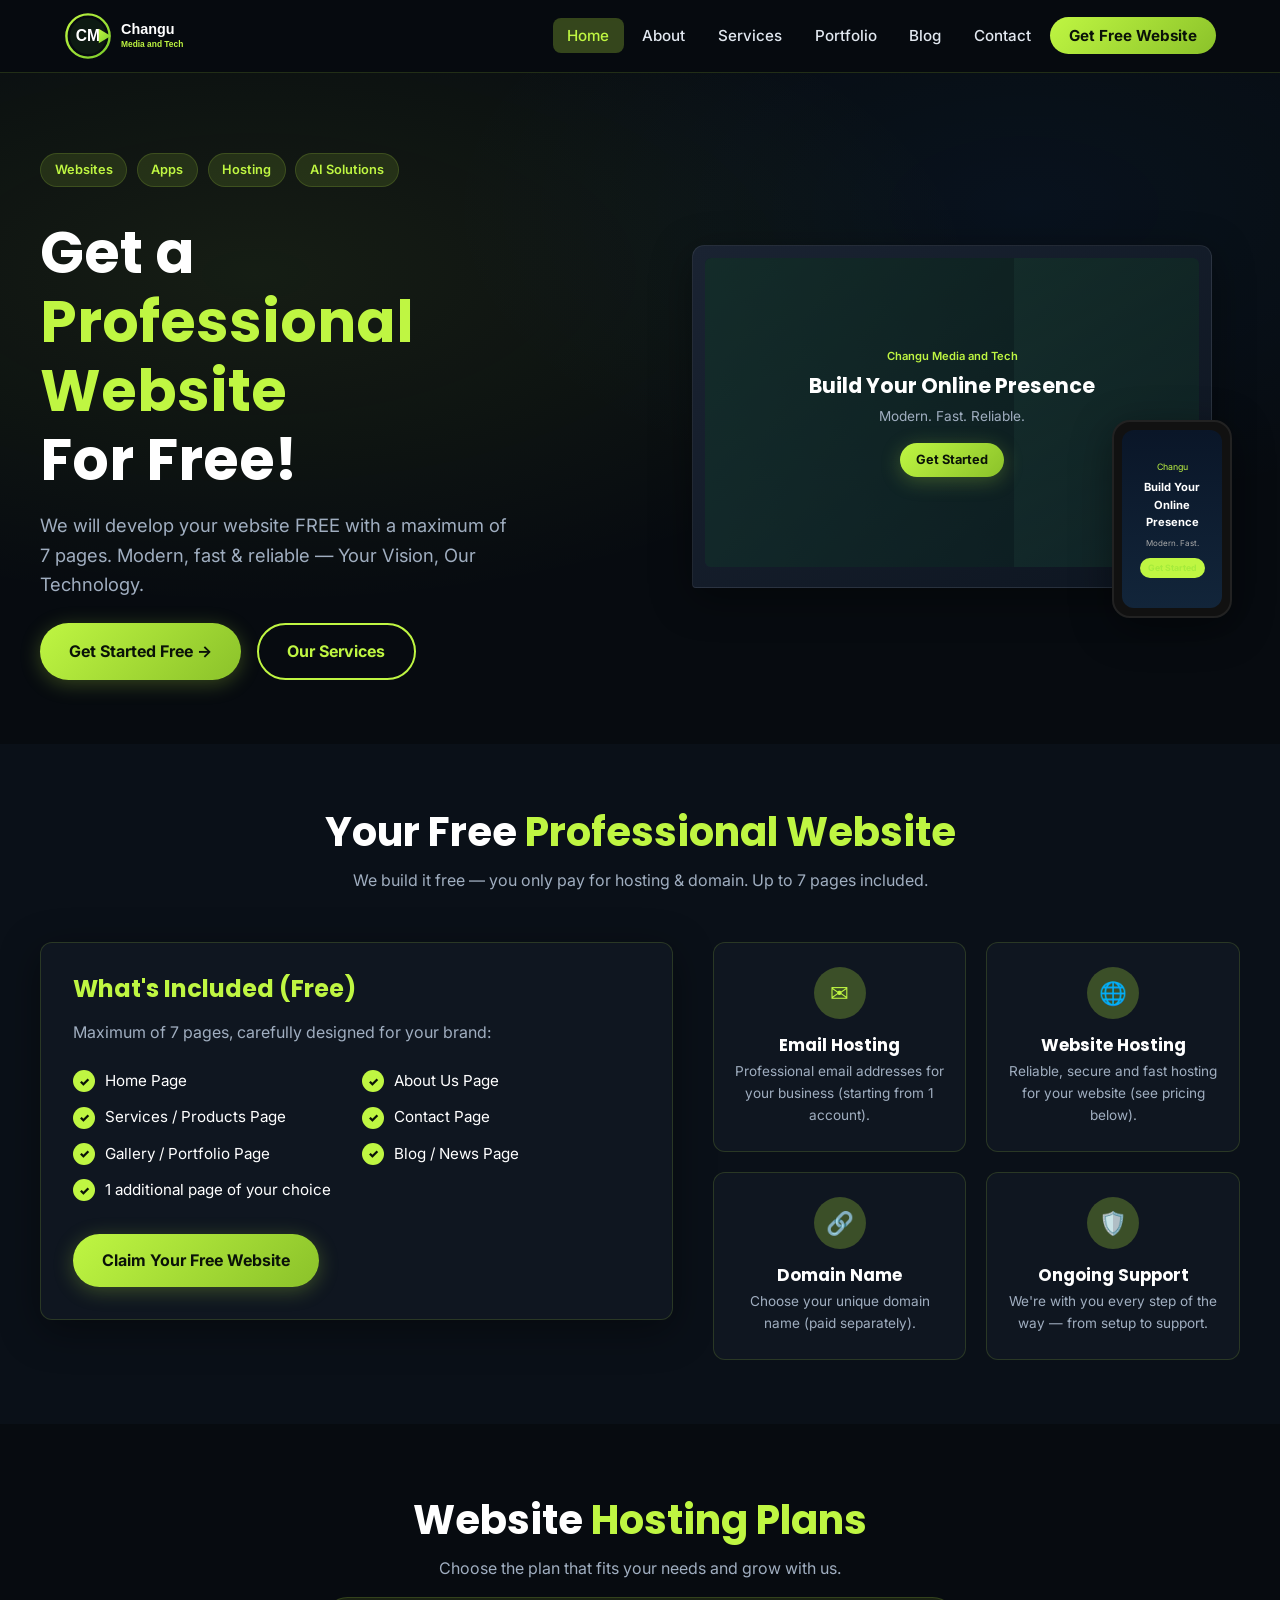
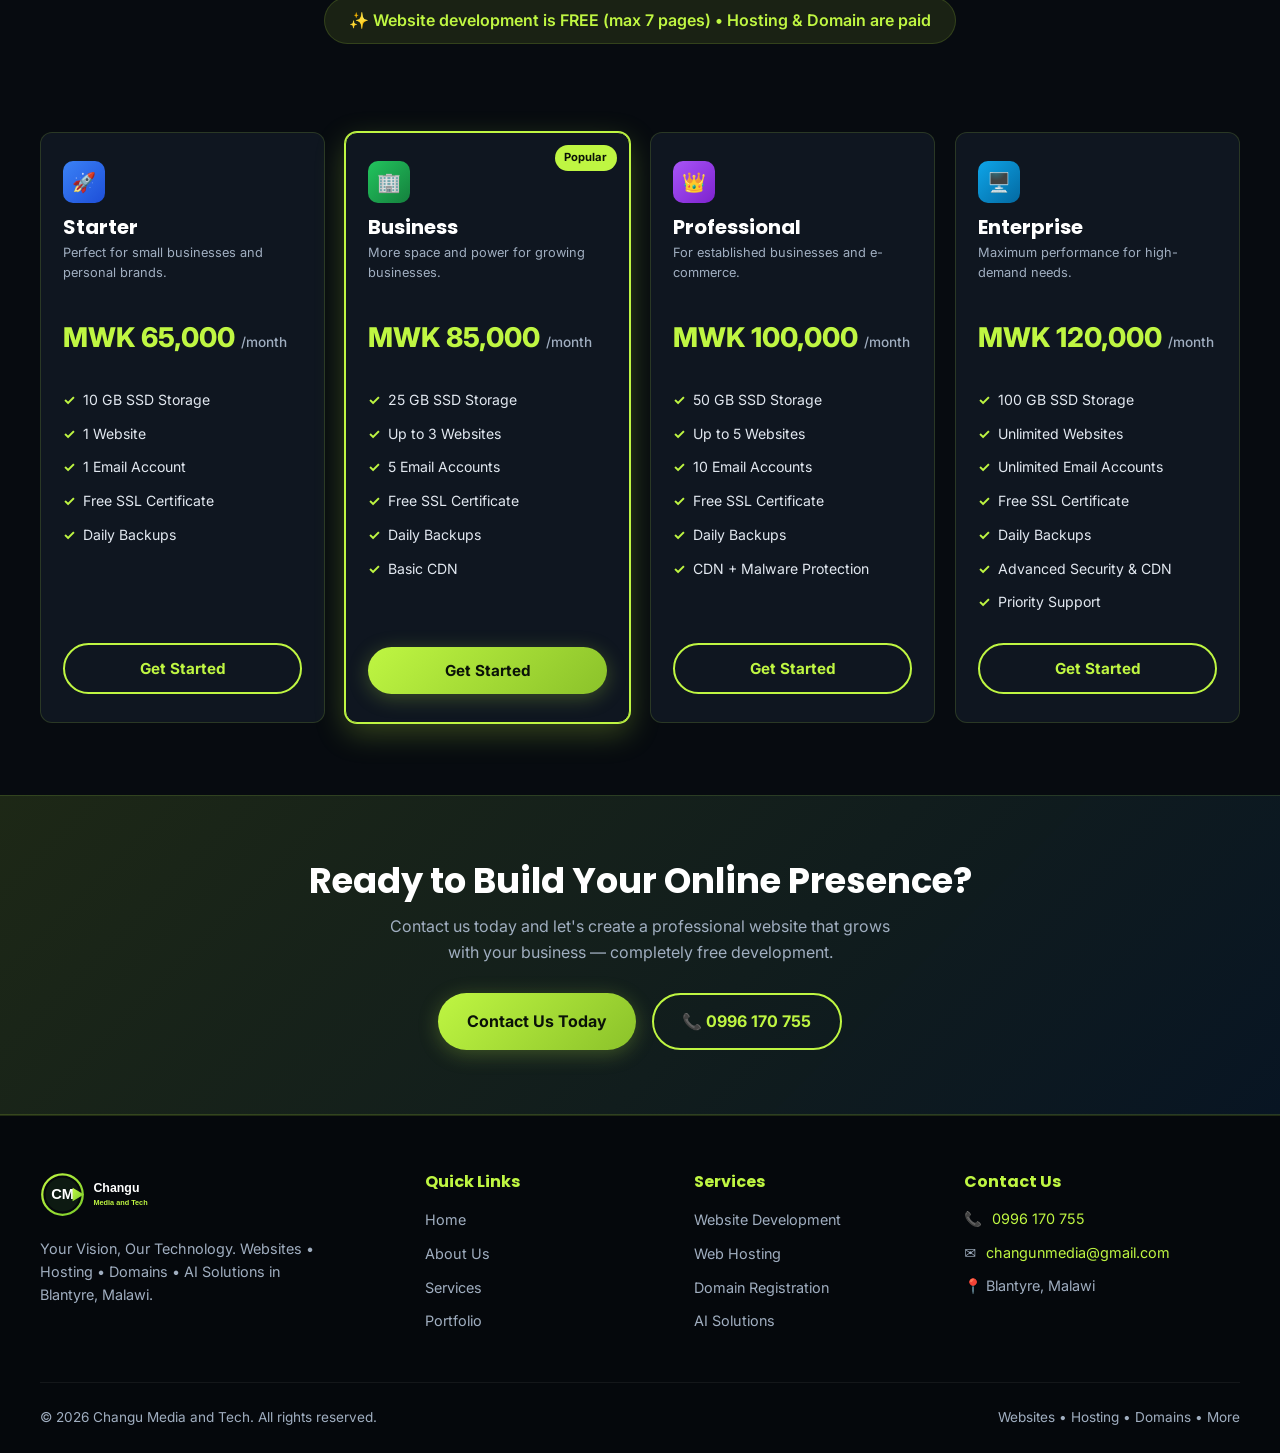
<file: index.html>
<!DOCTYPE html>
<html lang="en">
<head>
  <meta charset="UTF-8">
  <meta name="viewport" content="width=device-width, initial-scale=1.0">
  <title>Changu Media and Tech | Professional Websites, Hosting & AI Solutions</title>
  <meta name="description" content="Get a professional website for FREE (up to 7 pages). Websites, Apps, Hosting & AI Solutions in Blantyre, Malawi. Your Vision, Our Technology.">
  <link rel="preconnect" href="https://fonts.googleapis.com">
  <link rel="preconnect" href="https://fonts.gstatic.com" crossorigin>
  <link href="https://fonts.googleapis.com/css2?family=Inter:wght@400;500;600;700&family=Poppins:wght@600;700;800&display=swap" rel="stylesheet">
  <link rel="stylesheet" href="styles.css">
  <link rel="icon" href="logo.svg" type="image/svg+xml">
</head>
<body>
  <!-- Header -->
  <header class="header">
    <div class="nav-container">
      <a href="index.html" class="logo-link" aria-label="Changu Media and Tech Home">
        <svg xmlns="http://www.w3.org/2000/svg" viewBox="0 0 320 80" width="200" height="50">
          <defs>
            <linearGradient id="g1" x1="0%" y1="0%" x2="100%" y2="100%">
              <stop offset="0%" style="stop-color:#BFF642"/>
              <stop offset="100%" style="stop-color:#7BCB2A"/>
            </linearGradient>
          </defs>
          <circle cx="40" cy="40" r="36" fill="none" stroke="url(#g1)" stroke-width="4"/>
          <circle cx="40" cy="40" r="30" fill="#0d1a12"/>
          <text x="40" y="48" font-family="Arial Black, Arial, sans-serif" font-size="26" font-weight="900" fill="white" text-anchor="middle">CM</text>
          <polygon points="58,28 58,52 78,40" fill="url(#g1)"/>
          <text x="95" y="36" font-family="Arial, sans-serif" font-size="24" font-weight="700" fill="white">Changu</text>
          <text x="95" y="58" font-family="Arial, sans-serif" font-size="14" font-weight="600" fill="#BFF642">Media and Tech</text>
        </svg>
      </a>
      <button class="menu-toggle" aria-label="Toggle menu" onclick="document.querySelector('.nav-links').classList.toggle('open')">☰</button>
      <ul class="nav-links">
        <li><a href="index.html" class="active">Home</a></li>
        <li><a href="about.html">About</a></li>
        <li><a href="services.html">Services</a></li>
        <li><a href="portfolio.html">Portfolio</a></li>
        <li><a href="blog.html">Blog</a></li>
        <li><a href="contact.html">Contact</a></li>
        <li><a href="contact.html" class="nav-cta">Get Free Website</a></li>
      </ul>
    </div>
  </header>

  <!-- Hero -->
  <section class="hero">
    <div class="hero-content">
      <div class="hero-text">
        <div class="hero-badges">
          <span class="badge">Websites</span>
          <span class="badge">Apps</span>
          <span class="badge">Hosting</span>
          <span class="badge">AI Solutions</span>
        </div>
        <h1>Get a <span class="highlight">Professional Website</span> For Free!</h1>
        <p class="tagline">We will develop your website FREE with a maximum of 7 pages. Modern, fast & reliable — Your Vision, Our Technology.</p>
        <div class="flex-center" style="justify-content:flex-start;">
          <a href="contact.html" class="btn btn-primary">Get Started Free →</a>
          <a href="services.html" class="btn btn-outline">Our Services</a>
        </div>
      </div>
      <div class="hero-visual">
        <div class="hero-devices">
          <div class="device-laptop">
            <div class="screen">
              <div class="screen-content">
                <div style="font-size:0.7rem;color:#BFF642;margin-bottom:0.5rem;font-weight:600;">Changu Media and Tech</div>
                <h3 style="color:#fff;">Build Your Online Presence</h3>
                <p>Modern. Fast. Reliable.</p>
                <span class="btn btn-primary" style="padding:0.4rem 1rem;font-size:0.8rem;">Get Started</span>
              </div>
            </div>
          </div>
          <div class="device-phone">
            <div class="screen">
              <div style="font-size:0.55rem;color:#BFF642;margin-bottom:0.3rem;">Changu</div>
              <div style="font-weight:700;font-size:0.7rem;margin-bottom:0.3rem;">Build Your<br>Online Presence</div>
              <div style="font-size:0.5rem;color:#aaa;margin-bottom:0.5rem;">Modern. Fast.</div>
              <span style="background:#BFF642;color:#0a12;padding:0.2rem 0.5rem;border-radius:20px;font-size:0.55rem;font-weight:700;">Get Started</span>
            </div>
          </div>
        </div>
      </div>
    </div>
  </section>

  <!-- Free Offer -->
  <section class="offer-section">
    <div class="container">
      <div class="section-header">
        <h2>Your Free <span>Professional Website</span></h2>
        <p>We build it free — you only pay for hosting & domain. Up to 7 pages included.</p>
      </div>
      <div class="offer-grid">
        <div class="offer-card">
          <h3>What's Included (Free)</h3>
          <p style="color:var(--text-muted);margin-bottom:1rem;">Maximum of 7 pages, carefully designed for your brand:</p>
          <ul class="offer-list">
            <li>Home Page</li>
            <li>About Us Page</li>
            <li>Services / Products Page</li>
            <li>Contact Page</li>
            <li>Gallery / Portfolio Page</li>
            <li>Blog / News Page</li>
            <li>1 additional page of your choice</li>
          </ul>
          <a href="contact.html" class="btn btn-primary" style="margin-top:0.5rem;">Claim Your Free Website</a>
        </div>
        <div>
          <div class="features-row" style="grid-template-columns:1fr 1fr; margin-top:0;">
            <div class="feature-box">
              <div class="feature-icon">✉️</div>
              <h4>Email Hosting</h4>
              <p>Professional email addresses for your business (starting from 1 account).</p>
            </div>
            <div class="feature-box">
              <div class="feature-icon">🌐</div>
              <h4>Website Hosting</h4>
              <p>Reliable, secure and fast hosting for your website (see pricing below).</p>
            </div>
            <div class="feature-box">
              <div class="feature-icon">🔗</div>
              <h4>Domain Name</h4>
              <p>Choose your unique domain name (paid separately).</p>
            </div>
            <div class="feature-box">
              <div class="feature-icon">🛡️</div>
              <h4>Ongoing Support</h4>
              <p>We're with you every step of the way — from setup to support.</p>
            </div>
          </div>
        </div>
      </div>
    </div>
  </section>

  <!-- Hosting Plans -->
  <section class="pricing-section">
    <div class="container">
      <div class="section-header">
        <h2>Website <span>Hosting Plans</span></h2>
        <p>Choose the plan that fits your needs and grow with us.</p>
        <div class="pricing-note" style="display:inline-flex;margin-top:1rem;">
          ✨ Website development is FREE (max 7 pages) • Hosting & Domain are paid
        </div>
      </div>
      <div class="pricing-grid">
        <!-- Starter -->
        <div class="price-card">
          <div class="plan-header">
            <div class="plan-icon starter">🚀</div>
            <h3>Starter</h3>
            <p class="desc">Perfect for small businesses and personal brands.</p>
          </div>
          <div class="price">MWK 65,000 <span>/month</span></div>
          <ul class="plan-features">
            <li>10 GB SSD Storage</li>
            <li>1 Website</li>
            <li>1 Email Account</li>
            <li>Free SSL Certificate</li>
            <li>Daily Backups</li>
          </ul>
          <a href="contact.html" class="btn btn-outline">Get Started</a>
        </div>
        <!-- Business -->
        <div class="price-card featured">
          <span class="plan-badge">Popular</span>
          <div class="plan-header">
            <div class="plan-icon business">🏢</div>
            <h3>Business</h3>
            <p class="desc">More space and power for growing businesses.</p>
          </div>
          <div class="price">MWK 85,000 <span>/month</span></div>
          <ul class="plan-features">
            <li>25 GB SSD Storage</li>
            <li>Up to 3 Websites</li>
            <li>5 Email Accounts</li>
            <li>Free SSL Certificate</li>
            <li>Daily Backups</li>
            <li>Basic CDN</li>
          </ul>
          <a href="contact.html" class="btn btn-primary">Get Started</a>
        </div>
        <!-- Professional -->
        <div class="price-card">
          <div class="plan-header">
            <div class="plan-icon professional">👑</div>
            <h3>Professional</h3>
            <p class="desc">For established businesses and e-commerce.</p>
          </div>
          <div class="price">MWK 100,000 <span>/month</span></div>
          <ul class="plan-features">
            <li>50 GB SSD Storage</li>
            <li>Up to 5 Websites</li>
            <li>10 Email Accounts</li>
            <li>Free SSL Certificate</li>
            <li>Daily Backups</li>
            <li>CDN + Malware Protection</li>
          </ul>
          <a href="contact.html" class="btn btn-outline">Get Started</a>
        </div>
        <!-- Enterprise -->
        <div class="price-card">
          <div class="plan-header">
            <div class="plan-icon enterprise">🖥️</div>
            <h3>Enterprise</h3>
            <p class="desc">Maximum performance for high-demand needs.</p>
          </div>
          <div class="price">MWK 120,000 <span>/month</span></div>
          <ul class="plan-features">
            <li>100 GB SSD Storage</li>
            <li>Unlimited Websites</li>
            <li>Unlimited Email Accounts</li>
            <li>Free SSL Certificate</li>
            <li>Daily Backups</li>
            <li>Advanced Security & CDN</li>
            <li>Priority Support</li>
          </ul>
          <a href="contact.html" class="btn btn-outline">Get Started</a>
        </div>
      </div>
    </div>
  </section>

  <!-- CTA -->
  <section class="cta-banner">
    <div class="container">
      <h2>Ready to Build Your Online Presence?</h2>
      <p>Contact us today and let's create a professional website that grows with your business — completely free development.</p>
      <div class="flex-center">
        <a href="contact.html" class="btn btn-primary">Contact Us Today</a>
        <a href="tel:+265996170755" class="btn btn-outline">📞 0996 170 755</a>
      </div>
    </div>
  </section>

  <!-- Footer -->
  <footer class="footer">
    <div class="footer-grid">
      <div class="footer-brand">
        <svg xmlns="http://www.w3.org/2000/svg" viewBox="0 0 320 80" width="180" height="45">
          <defs>
            <linearGradient id="gf" x1="0%" y1="0%" x2="100%" y2="100%">
              <stop offset="0%" style="stop-color:#BFF642"/>
              <stop offset="100%" style="stop-color:#7BCB2A"/>
            </linearGradient>
          </defs>
          <circle cx="40" cy="40" r="36" fill="none" stroke="url(#gf)" stroke-width="4"/>
          <circle cx="40" cy="40" r="30" fill="#0d1a12"/>
          <text x="40" y="48" font-family="Arial Black, Arial, sans-serif" font-size="26" font-weight="900" fill="white" text-anchor="middle">CM</text>
          <polygon points="58,28 58,52 78,40" fill="url(#gf)"/>
          <text x="95" y="36" font-family="Arial, sans-serif" font-size="22" font-weight="700" fill="white">Changu</text>
          <text x="95" y="58" font-family="Arial, sans-serif" font-size="13" font-weight="600" fill="#BFF642">Media and Tech</text>
        </svg>
        <p>Your Vision, Our Technology. Websites • Hosting • Domains • AI Solutions in Blantyre, Malawi.</p>
      </div>
      <div>
        <h4>Quick Links</h4>
        <ul>
          <li><a href="index.html">Home</a></li>
          <li><a href="about.html">About Us</a></li>
          <li><a href="services.html">Services</a></li>
          <li><a href="portfolio.html">Portfolio</a></li>
        </ul>
      </div>
      <div>
        <h4>Services</h4>
        <ul>
          <li><a href="services.html">Website Development</a></li>
          <li><a href="services.html">Web Hosting</a></li>
          <li><a href="services.html">Domain Registration</a></li>
          <li><a href="services.html">AI Solutions</a></li>
        </ul>
      </div>
      <div class="footer-contact">
        <h4>Contact Us</h4>
        <p>📞 <a href="tel:+265996170755">0996 170 755</a></p>
        <p>✉️ <a href="mailto:changunmedia@gmail.com">changunmedia@gmail.com</a></p>
        <p>📍 Blantyre, Malawi</p>
      </div>
    </div>
    <div class="footer-bottom">
      <span>© 2026 Changu Media and Tech. All rights reserved.</span>
      <span>Websites • Hosting • Domains • More</span>
    </div>
  </footer>

  <script>
    // Simple mobile menu close on link click
    document.querySelectorAll('.nav-links a').forEach(link => {
      link.addEventListener('click', () => {
        document.querySelector('.nav-links').classList.remove('open');
      });
    });
  </script>
</body>
</html>
</file>
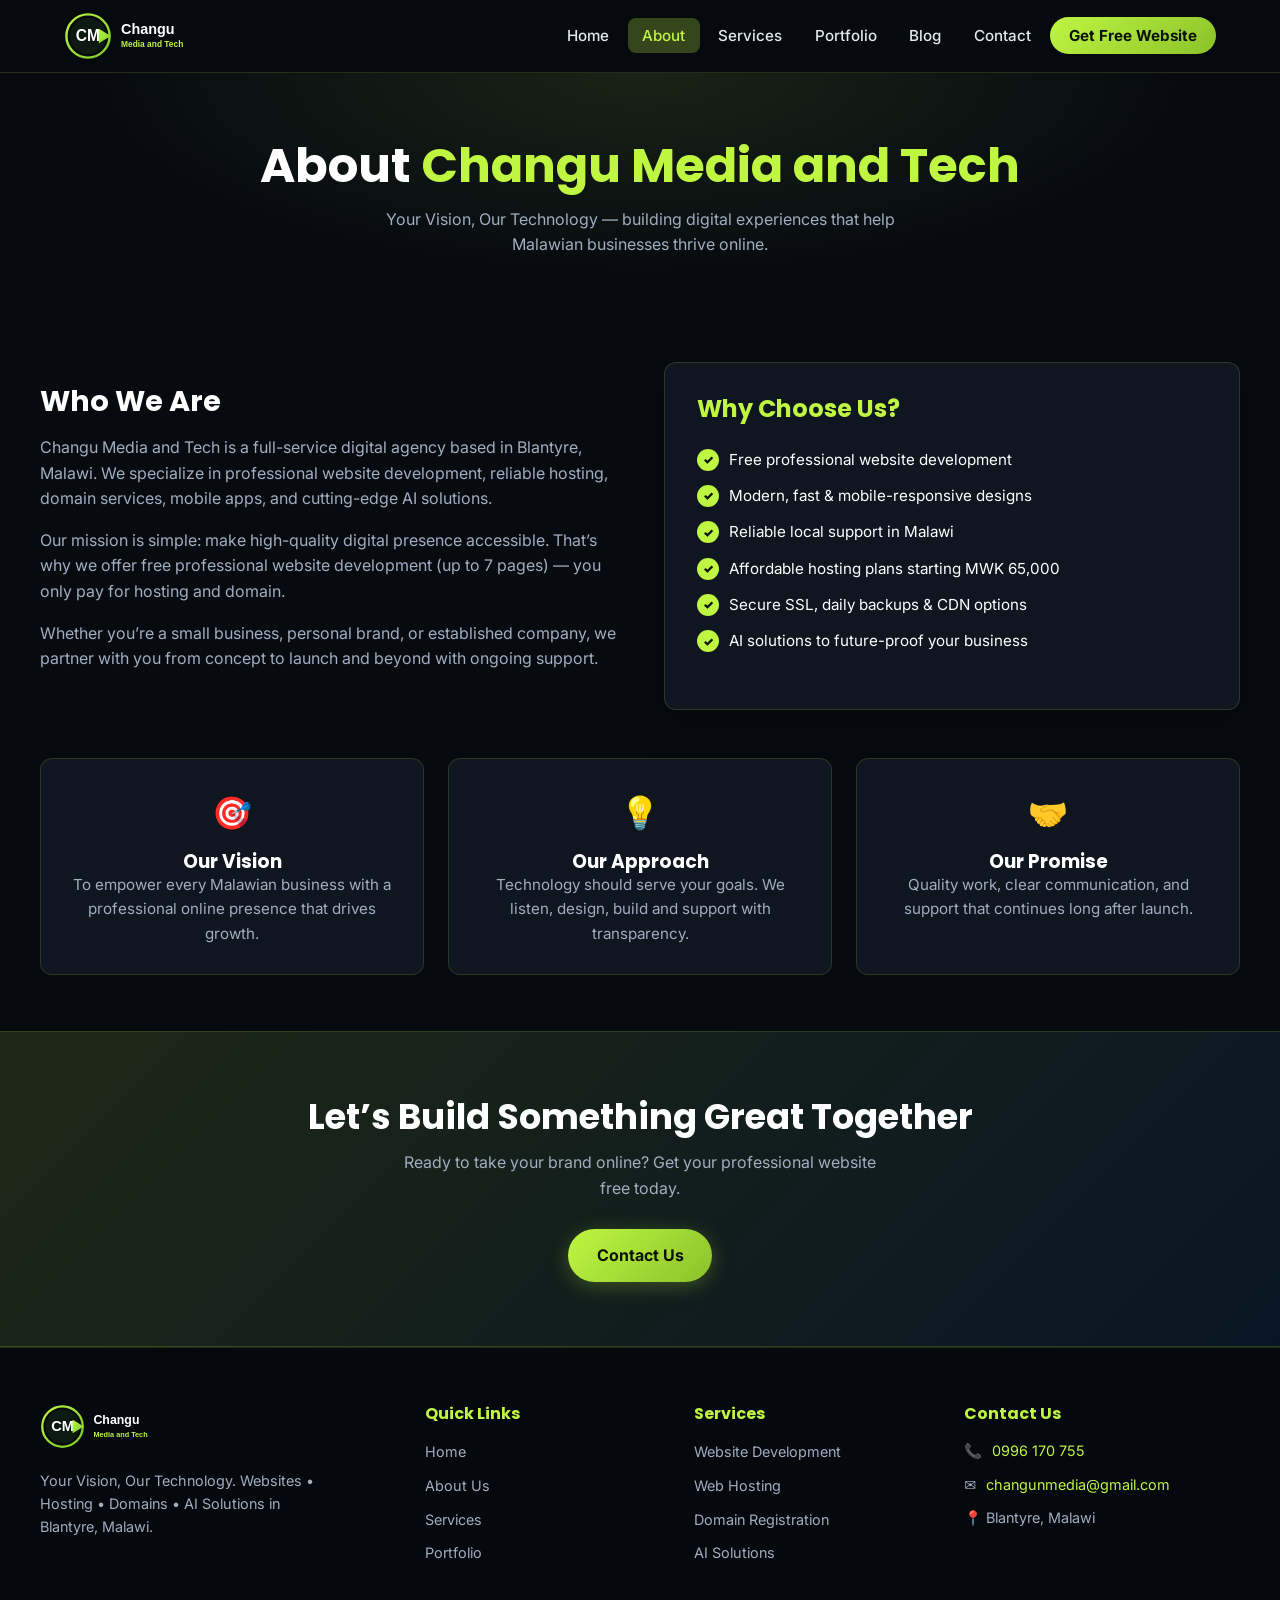
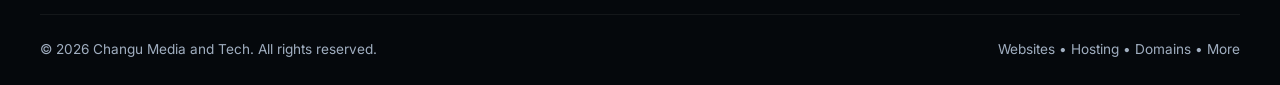
<file: about.html>
<!DOCTYPE html>
<html lang="en">
<head>
  <meta charset="UTF-8">
  <meta name="viewport" content="width=device-width, initial-scale=1.0">
  <title>About Us | Changu Media and Tech</title>
  <meta name="description" content="Learn about Changu Media and Tech — your trusted partner for websites, hosting, apps and AI solutions in Blantyre, Malawi.">
  <link rel="preconnect" href="https://fonts.googleapis.com">
  <link rel="preconnect" href="https://fonts.gstatic.com" crossorigin>
  <link href="https://fonts.googleapis.com/css2?family=Inter:wght@400;500;600;700&family=Poppins:wght@600;700;800&display=swap" rel="stylesheet">
  <link rel="stylesheet" href="styles.css">
  <link rel="icon" href="logo.svg" type="image/svg+xml">
</head>
<body>
  <header class="header">
    <div class="nav-container">
      <a href="index.html" class="logo-link" aria-label="Changu Media and Tech Home">
        <svg xmlns="http://www.w3.org/2000/svg" viewBox="0 0 320 80" width="200" height="50">
          <defs>
            <linearGradient id="g1" x1="0%" y1="0%" x2="100%" y2="100%">
              <stop offset="0%" style="stop-color:#BFF642"/>
              <stop offset="100%" style="stop-color:#7BCB2A"/>
            </linearGradient>
          </defs>
          <circle cx="40" cy="40" r="36" fill="none" stroke="url(#g1)" stroke-width="4"/>
          <circle cx="40" cy="40" r="30" fill="#0d1a12"/>
          <text x="40" y="48" font-family="Arial Black, Arial, sans-serif" font-size="26" font-weight="900" fill="white" text-anchor="middle">CM</text>
          <polygon points="58,28 58,52 78,40" fill="url(#g1)"/>
          <text x="95" y="36" font-family="Arial, sans-serif" font-size="24" font-weight="700" fill="white">Changu</text>
          <text x="95" y="58" font-family="Arial, sans-serif" font-size="14" font-weight="600" fill="#BFF642">Media and Tech</text>
        </svg>
      </a>
      <button class="menu-toggle" aria-label="Toggle menu" onclick="document.querySelector('.nav-links').classList.toggle('open')">☰</button>
      <ul class="nav-links">
        <li><a href="index.html">Home</a></li>
        <li><a href="about.html" class="active">About</a></li>
        <li><a href="services.html">Services</a></li>
        <li><a href="portfolio.html">Portfolio</a></li>
        <li><a href="blog.html">Blog</a></li>
        <li><a href="contact.html">Contact</a></li>
        <li><a href="contact.html" class="nav-cta">Get Free Website</a></li>
      </ul>
    </div>
  </header>

  <section class="page-hero">
    <div class="container">
      <h1>About <span style="color:var(--primary)">Changu Media and Tech</span></h1>
      <p>Your Vision, Our Technology — building digital experiences that help Malawian businesses thrive online.</p>
    </div>
  </section>

  <section class="content-section">
    <div class="container">
      <div class="about-grid">
        <div class="about-text">
          <h2>Who We Are</h2>
          <p>Changu Media and Tech is a full-service digital agency based in Blantyre, Malawi. We specialize in professional website development, reliable hosting, domain services, mobile apps, and cutting-edge AI solutions.</p>
          <p>Our mission is simple: make high-quality digital presence accessible. That’s why we offer free professional website development (up to 7 pages) — you only pay for hosting and domain.</p>
          <p>Whether you’re a small business, personal brand, or established company, we partner with you from concept to launch and beyond with ongoing support.</p>
        </div>
        <div class="offer-card">
          <h3 style="color:var(--primary);margin-bottom:1rem;">Why Choose Us?</h3>
          <ul class="offer-list" style="grid-template-columns:1fr;">
            <li>Free professional website development</li>
            <li>Modern, fast & mobile-responsive designs</li>
            <li>Reliable local support in Malawi</li>
            <li>Affordable hosting plans starting MWK 65,000</li>
            <li>Secure SSL, daily backups & CDN options</li>
            <li>AI solutions to future-proof your business</li>
          </ul>
        </div>
      </div>

      <div class="values-grid">
        <div class="value-card">
          <div class="icon">🎯</div>
          <h3>Our Vision</h3>
          <p style="color:var(--text-muted);font-size:0.95rem;">To empower every Malawian business with a professional online presence that drives growth.</p>
        </div>
        <div class="value-card">
          <div class="icon">💡</div>
          <h3>Our Approach</h3>
          <p style="color:var(--text-muted);font-size:0.95rem;">Technology should serve your goals. We listen, design, build and support with transparency.</p>
        </div>
        <div class="value-card">
          <div class="icon">🤝</div>
          <h3>Our Promise</h3>
          <p style="color:var(--text-muted);font-size:0.95rem;">Quality work, clear communication, and support that continues long after launch.</p>
        </div>
      </div>
    </div>
  </section>

  <section class="cta-banner">
    <div class="container">
      <h2>Let’s Build Something Great Together</h2>
      <p>Ready to take your brand online? Get your professional website free today.</p>
      <a href="contact.html" class="btn btn-primary">Contact Us</a>
    </div>
  </section>

  <footer class="footer">
    <div class="footer-grid">
      <div class="footer-brand">
        <svg xmlns="http://www.w3.org/2000/svg" viewBox="0 0 320 80" width="180" height="45">
          <defs>
            <linearGradient id="gf" x1="0%" y1="0%" x2="100%" y2="100%">
              <stop offset="0%" style="stop-color:#BFF642"/>
              <stop offset="100%" style="stop-color:#7BCB2A"/>
            </linearGradient>
          </defs>
          <circle cx="40" cy="40" r="36" fill="none" stroke="url(#gf)" stroke-width="4"/>
          <circle cx="40" cy="40" r="30" fill="#0d1a12"/>
          <text x="40" y="48" font-family="Arial Black, Arial, sans-serif" font-size="26" font-weight="900" fill="white" text-anchor="middle">CM</text>
          <polygon points="58,28 58,52 78,40" fill="url(#gf)"/>
          <text x="95" y="36" font-family="Arial, sans-serif" font-size="22" font-weight="700" fill="white">Changu</text>
          <text x="95" y="58" font-family="Arial, sans-serif" font-size="13" font-weight="600" fill="#BFF642">Media and Tech</text>
        </svg>
        <p>Your Vision, Our Technology. Websites • Hosting • Domains • AI Solutions in Blantyre, Malawi.</p>
      </div>
      <div>
        <h4>Quick Links</h4>
        <ul>
          <li><a href="index.html">Home</a></li>
          <li><a href="about.html">About Us</a></li>
          <li><a href="services.html">Services</a></li>
          <li><a href="portfolio.html">Portfolio</a></li>
        </ul>
      </div>
      <div>
        <h4>Services</h4>
        <ul>
          <li><a href="services.html">Website Development</a></li>
          <li><a href="services.html">Web Hosting</a></li>
          <li><a href="services.html">Domain Registration</a></li>
          <li><a href="services.html">AI Solutions</a></li>
        </ul>
      </div>
      <div class="footer-contact">
        <h4>Contact Us</h4>
        <p>📞 <a href="tel:+265996170755">0996 170 755</a></p>
        <p>✉️ <a href="mailto:changunmedia@gmail.com">changunmedia@gmail.com</a></p>
        <p>📍 Blantyre, Malawi</p>
      </div>
    </div>
    <div class="footer-bottom">
      <span>© 2026 Changu Media and Tech. All rights reserved.</span>
      <span>Websites • Hosting • Domains • More</span>
    </div>
  </footer>

  <script>
    document.querySelectorAll('.nav-links a').forEach(link => {
      link.addEventListener('click', () => {
        document.querySelector('.nav-links').classList.remove('open');
      });
    });
  </script>
</body>
</html>
</file>
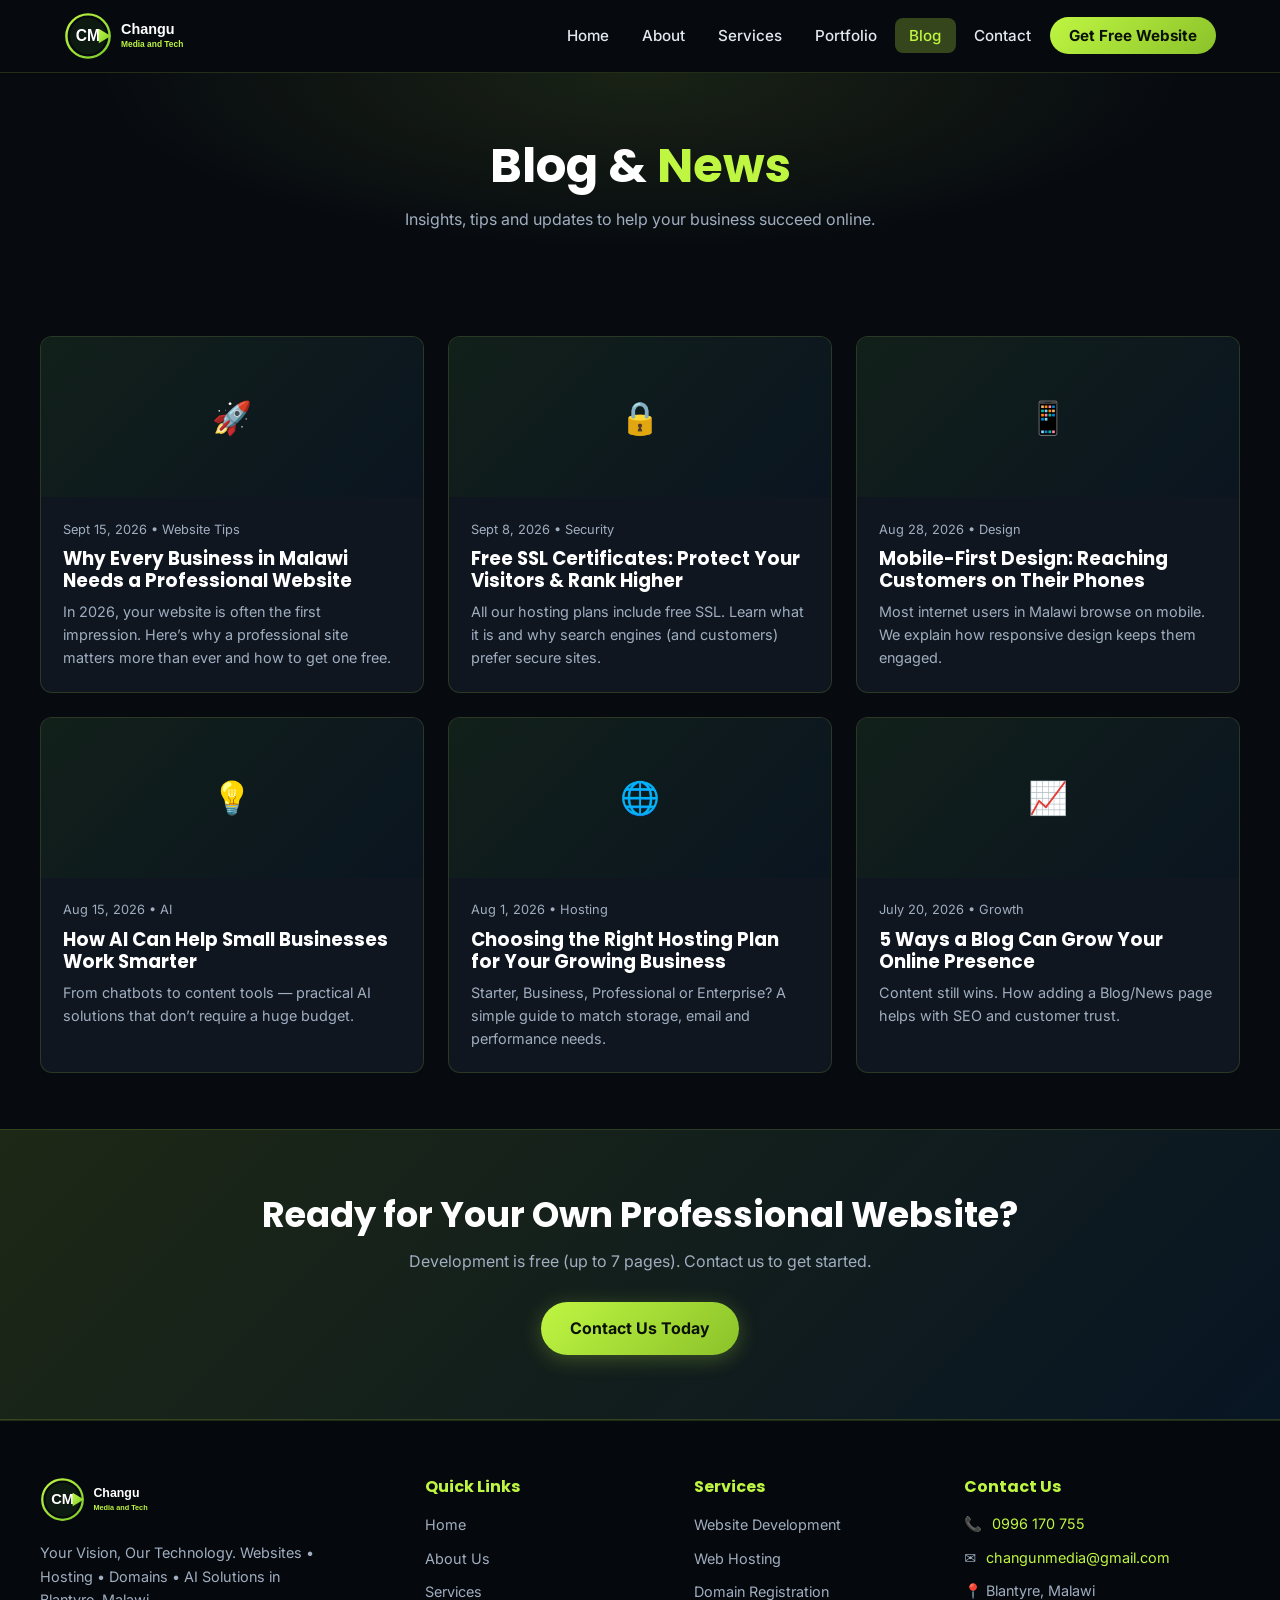
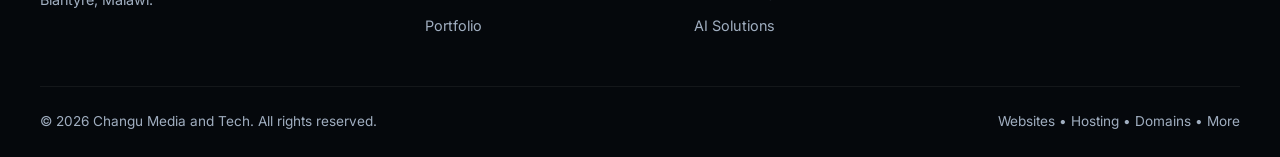
<file: blog.html>
<!DOCTYPE html>
<html lang="en">
<head>
  <meta charset="UTF-8">
  <meta name="viewport" content="width=device-width, initial-scale=1.0">
  <title>Blog & News | Changu Media and Tech</title>
  <meta name="description" content="Tips, news and insights on websites, digital marketing and technology from Changu Media and Tech.">
  <link rel="preconnect" href="https://fonts.googleapis.com">
  <link rel="preconnect" href="https://fonts.gstatic.com" crossorigin>
  <link href="https://fonts.googleapis.com/css2?family=Inter:wght@400;500;600;700&family=Poppins:wght@600;700;800&display=swap" rel="stylesheet">
  <link rel="stylesheet" href="styles.css">
  <link rel="icon" href="logo.svg" type="image/svg+xml">
</head>
<body>
  <header class="header">
    <div class="nav-container">
      <a href="index.html" class="logo-link" aria-label="Changu Media and Tech Home">
        <svg xmlns="http://www.w3.org/2000/svg" viewBox="0 0 320 80" width="200" height="50">
          <defs>
            <linearGradient id="g1" x1="0%" y1="0%" x2="100%" y2="100%">
              <stop offset="0%" style="stop-color:#BFF642"/>
              <stop offset="100%" style="stop-color:#7BCB2A"/>
            </linearGradient>
          </defs>
          <circle cx="40" cy="40" r="36" fill="none" stroke="url(#g1)" stroke-width="4"/>
          <circle cx="40" cy="40" r="30" fill="#0d1a12"/>
          <text x="40" y="48" font-family="Arial Black, Arial, sans-serif" font-size="26" font-weight="900" fill="white" text-anchor="middle">CM</text>
          <polygon points="58,28 58,52 78,40" fill="url(#g1)"/>
          <text x="95" y="36" font-family="Arial, sans-serif" font-size="24" font-weight="700" fill="white">Changu</text>
          <text x="95" y="58" font-family="Arial, sans-serif" font-size="14" font-weight="600" fill="#BFF642">Media and Tech</text>
        </svg>
      </a>
      <button class="menu-toggle" aria-label="Toggle menu" onclick="document.querySelector('.nav-links').classList.toggle('open')">☰</button>
      <ul class="nav-links">
        <li><a href="index.html">Home</a></li>
        <li><a href="about.html">About</a></li>
        <li><a href="services.html">Services</a></li>
        <li><a href="portfolio.html">Portfolio</a></li>
        <li><a href="blog.html" class="active">Blog</a></li>
        <li><a href="contact.html">Contact</a></li>
        <li><a href="contact.html" class="nav-cta">Get Free Website</a></li>
      </ul>
    </div>
  </header>

  <section class="page-hero">
    <div class="container">
      <h1>Blog & <span style="color:var(--primary)">News</span></h1>
      <p>Insights, tips and updates to help your business succeed online.</p>
    </div>
  </section>

  <section class="content-section">
    <div class="container">
      <div class="blog-grid">
        <article class="blog-card">
          <div class="blog-thumb">🚀</div>
          <div class="blog-body">
            <div class="blog-meta">Sept 15, 2026 • Website Tips</div>
            <h3>Why Every Business in Malawi Needs a Professional Website</h3>
            <p>In 2026, your website is often the first impression. Here’s why a professional site matters more than ever and how to get one free.</p>
          </div>
        </article>
        <article class="blog-card">
          <div class="blog-thumb">🔒</div>
          <div class="blog-body">
            <div class="blog-meta">Sept 8, 2026 • Security</div>
            <h3>Free SSL Certificates: Protect Your Visitors & Rank Higher</h3>
            <p>All our hosting plans include free SSL. Learn what it is and why search engines (and customers) prefer secure sites.</p>
          </div>
        </article>
        <article class="blog-card">
          <div class="blog-thumb">📱</div>
          <div class="blog-body">
            <div class="blog-meta">Aug 28, 2026 • Design</div>
            <h3>Mobile-First Design: Reaching Customers on Their Phones</h3>
            <p>Most internet users in Malawi browse on mobile. We explain how responsive design keeps them engaged.</p>
          </div>
        </article>
        <article class="blog-card">
          <div class="blog-thumb">💡</div>
          <div class="blog-body">
            <div class="blog-meta">Aug 15, 2026 • AI</div>
            <h3>How AI Can Help Small Businesses Work Smarter</h3>
            <p>From chatbots to content tools — practical AI solutions that don’t require a huge budget.</p>
          </div>
        </article>
        <article class="blog-card">
          <div class="blog-thumb">🌐</div>
          <div class="blog-body">
            <div class="blog-meta">Aug 1, 2026 • Hosting</div>
            <h3>Choosing the Right Hosting Plan for Your Growing Business</h3>
            <p>Starter, Business, Professional or Enterprise? A simple guide to match storage, email and performance needs.</p>
          </div>
        </article>
        <article class="blog-card">
          <div class="blog-thumb">📈</div>
          <div class="blog-body">
            <div class="blog-meta">July 20, 2026 • Growth</div>
            <h3>5 Ways a Blog Can Grow Your Online Presence</h3>
            <p>Content still wins. How adding a Blog/News page helps with SEO and customer trust.</p>
          </div>
        </article>
      </div>
    </div>
  </section>

  <section class="cta-banner">
    <div class="container">
      <h2>Ready for Your Own Professional Website?</h2>
      <p>Development is free (up to 7 pages). Contact us to get started.</p>
      <a href="contact.html" class="btn btn-primary">Contact Us Today</a>
    </div>
  </section>

  <footer class="footer">
    <div class="footer-grid">
      <div class="footer-brand">
        <svg xmlns="http://www.w3.org/2000/svg" viewBox="0 0 320 80" width="180" height="45">
          <defs>
            <linearGradient id="gf" x1="0%" y1="0%" x2="100%" y2="100%">
              <stop offset="0%" style="stop-color:#BFF642"/>
              <stop offset="100%" style="stop-color:#7BCB2A"/>
            </linearGradient>
          </defs>
          <circle cx="40" cy="40" r="36" fill="none" stroke="url(#gf)" stroke-width="4"/>
          <circle cx="40" cy="40" r="30" fill="#0d1a12"/>
          <text x="40" y="48" font-family="Arial Black, Arial, sans-serif" font-size="26" font-weight="900" fill="white" text-anchor="middle">CM</text>
          <polygon points="58,28 58,52 78,40" fill="url(#gf)"/>
          <text x="95" y="36" font-family="Arial, sans-serif" font-size="22" font-weight="700" fill="white">Changu</text>
          <text x="95" y="58" font-family="Arial, sans-serif" font-size="13" font-weight="600" fill="#BFF642">Media and Tech</text>
        </svg>
        <p>Your Vision, Our Technology. Websites • Hosting • Domains • AI Solutions in Blantyre, Malawi.</p>
      </div>
      <div>
        <h4>Quick Links</h4>
        <ul>
          <li><a href="index.html">Home</a></li>
          <li><a href="about.html">About Us</a></li>
          <li><a href="services.html">Services</a></li>
          <li><a href="portfolio.html">Portfolio</a></li>
        </ul>
      </div>
      <div>
        <h4>Services</h4>
        <ul>
          <li><a href="services.html">Website Development</a></li>
          <li><a href="services.html">Web Hosting</a></li>
          <li><a href="services.html">Domain Registration</a></li>
          <li><a href="services.html">AI Solutions</a></li>
        </ul>
      </div>
      <div class="footer-contact">
        <h4>Contact Us</h4>
        <p>📞 <a href="tel:+265996170755">0996 170 755</a></p>
        <p>✉️ <a href="mailto:changunmedia@gmail.com">changunmedia@gmail.com</a></p>
        <p>📍 Blantyre, Malawi</p>
      </div>
    </div>
    <div class="footer-bottom">
      <span>© 2026 Changu Media and Tech. All rights reserved.</span>
      <span>Websites • Hosting • Domains • More</span>
    </div>
  </footer>

  <script>
    document.querySelectorAll('.nav-links a').forEach(link => {
      link.addEventListener('click', () => {
        document.querySelector('.nav-links').classList.remove('open');
      });
    });
  </script>
</body>
</html>
</file>
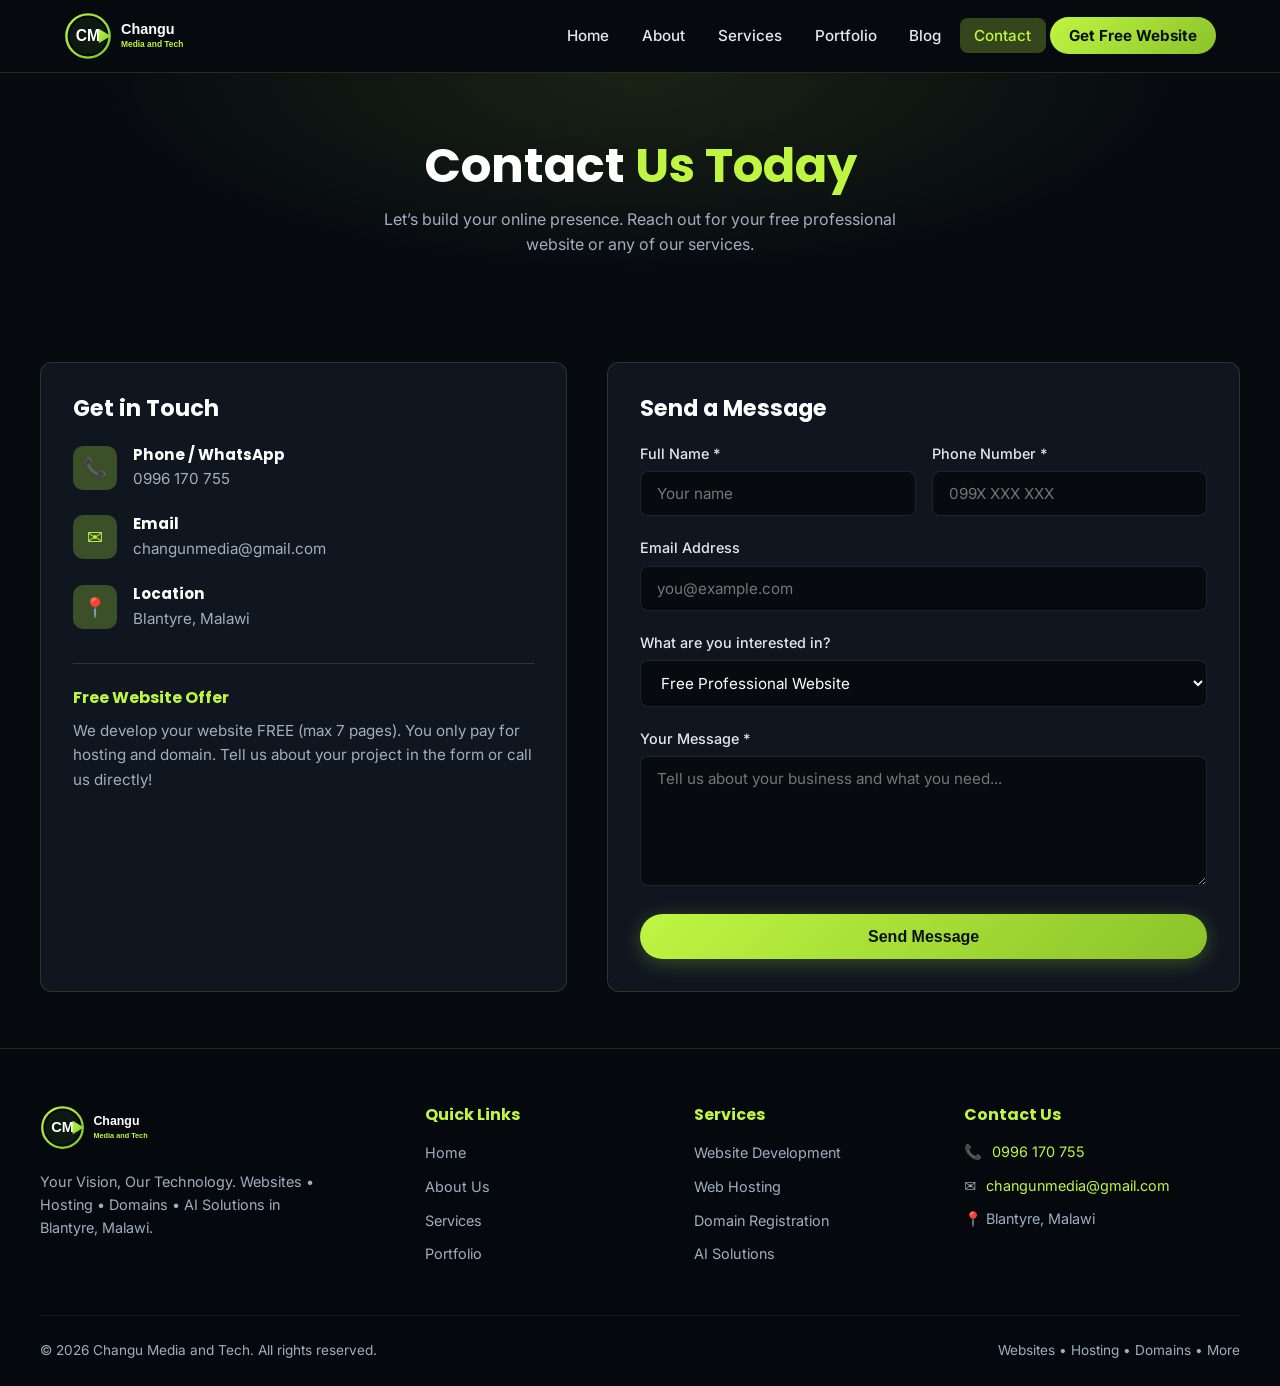
<file: contact.html>
<!DOCTYPE html>
<html lang="en">
<head>
  <meta charset="UTF-8">
  <meta name="viewport" content="width=device-width, initial-scale=1.0">
  <title>Contact Us | Changu Media and Tech</title>
  <meta name="description" content="Contact Changu Media and Tech in Blantyre, Malawi. Phone: 0996170755 | Email: changunmedia@gmail.com. Get your free professional website today.">
  <link rel="preconnect" href="https://fonts.googleapis.com">
  <link rel="preconnect" href="https://fonts.gstatic.com" crossorigin>
  <link href="https://fonts.googleapis.com/css2?family=Inter:wght@400;500;600;700&family=Poppins:wght@600;700;800&display=swap" rel="stylesheet">
  <link rel="stylesheet" href="styles.css">
  <link rel="icon" href="logo.svg" type="image/svg+xml">
</head>
<body>
  <header class="header">
    <div class="nav-container">
      <a href="index.html" class="logo-link" aria-label="Changu Media and Tech Home">
        <svg xmlns="http://www.w3.org/2000/svg" viewBox="0 0 320 80" width="200" height="50">
          <defs>
            <linearGradient id="g1" x1="0%" y1="0%" x2="100%" y2="100%">
              <stop offset="0%" style="stop-color:#BFF642"/>
              <stop offset="100%" style="stop-color:#7BCB2A"/>
            </linearGradient>
          </defs>
          <circle cx="40" cy="40" r="36" fill="none" stroke="url(#g1)" stroke-width="4"/>
          <circle cx="40" cy="40" r="30" fill="#0d1a12"/>
          <text x="40" y="48" font-family="Arial Black, Arial, sans-serif" font-size="26" font-weight="900" fill="white" text-anchor="middle">CM</text>
          <polygon points="58,28 58,52 78,40" fill="url(#g1)"/>
          <text x="95" y="36" font-family="Arial, sans-serif" font-size="24" font-weight="700" fill="white">Changu</text>
          <text x="95" y="58" font-family="Arial, sans-serif" font-size="14" font-weight="600" fill="#BFF642">Media and Tech</text>
        </svg>
      </a>
      <button class="menu-toggle" aria-label="Toggle menu" onclick="document.querySelector('.nav-links').classList.toggle('open')">☰</button>
      <ul class="nav-links">
        <li><a href="index.html">Home</a></li>
        <li><a href="about.html">About</a></li>
        <li><a href="services.html">Services</a></li>
        <li><a href="portfolio.html">Portfolio</a></li>
        <li><a href="blog.html">Blog</a></li>
        <li><a href="contact.html" class="active">Contact</a></li>
        <li><a href="contact.html" class="nav-cta">Get Free Website</a></li>
      </ul>
    </div>
  </header>

  <section class="page-hero">
    <div class="container">
      <h1>Contact <span style="color:var(--primary)">Us Today</span></h1>
      <p>Let’s build your online presence. Reach out for your free professional website or any of our services.</p>
    </div>
  </section>

  <section class="content-section">
    <div class="container">
      <div class="contact-grid">
        <div class="contact-info-card">
          <h2 style="margin-bottom:1.5rem;font-size:1.4rem;">Get in Touch</h2>
          
          <div class="contact-item">
            <div class="icon">📞</div>
            <div>
              <h4>Phone / WhatsApp</h4>
              <p><a href="tel:+265996170755">0996 170 755</a></p>
            </div>
          </div>
          
          <div class="contact-item">
            <div class="icon">✉️</div>
            <div>
              <h4>Email</h4>
              <p><a href="mailto:changunmedia@gmail.com">changunmedia@gmail.com</a></p>
            </div>
          </div>
          
          <div class="contact-item">
            <div class="icon">📍</div>
            <div>
              <h4>Location</h4>
              <p>Blantyre, Malawi</p>
            </div>
          </div>

          <div style="margin-top:2rem;padding-top:1.5rem;border-top:1px solid var(--border);">
            <h4 style="color:var(--primary);margin-bottom:0.75rem;">Free Website Offer</h4>
            <p style="color:var(--text-muted);font-size:0.95rem;">We develop your website FREE (max 7 pages). You only pay for hosting and domain. Tell us about your project in the form or call us directly!</p>
          </div>
        </div>

        <div class="contact-form">
          <h2 style="margin-bottom:1.25rem;font-size:1.4rem;">Send a Message</h2>
          <form action="#" method="post" onsubmit="event.preventDefault(); alert('Thank you! Please also reach us on WhatsApp 0996170755 or email changunmedia@gmail.com for faster response.');">
            <div class="form-row">
              <div class="form-group">
                <label for="name">Full Name *</label>
                <input type="text" id="name" name="name" required placeholder="Your name">
              </div>
              <div class="form-group">
                <label for="phone">Phone Number *</label>
                <input type="tel" id="phone" name="phone" required placeholder="099X XXX XXX">
              </div>
            </div>
            <div class="form-group">
              <label for="email">Email Address</label>
              <input type="email" id="email" name="email" placeholder="you@example.com">
            </div>
            <div class="form-group">
              <label for="service">What are you interested in?</label>
              <select id="service" name="service">
                <option value="free-website">Free Professional Website</option>
                <option value="hosting">Website Hosting</option>
                <option value="domain">Domain Name</option>
                <option value="app">Mobile App</option>
                <option value="ai">AI Solutions</option>
                <option value="other">Other / Custom Project</option>
              </select>
            </div>
            <div class="form-group">
              <label for="message">Your Message *</label>
              <textarea id="message" name="message" required placeholder="Tell us about your business and what you need..."></textarea>
            </div>
            <button type="submit" class="btn btn-primary" style="width:100%;justify-content:center;">Send Message</button>
          </form>
        </div>
      </div>
    </div>
  </section>

  <footer class="footer">
    <div class="footer-grid">
      <div class="footer-brand">
        <svg xmlns="http://www.w3.org/2000/svg" viewBox="0 0 320 80" width="180" height="45">
          <defs>
            <linearGradient id="gf" x1="0%" y1="0%" x2="100%" y2="100%">
              <stop offset="0%" style="stop-color:#BFF642"/>
              <stop offset="100%" style="stop-color:#7BCB2A"/>
            </linearGradient>
          </defs>
          <circle cx="40" cy="40" r="36" fill="none" stroke="url(#gf)" stroke-width="4"/>
          <circle cx="40" cy="40" r="30" fill="#0d1a12"/>
          <text x="40" y="48" font-family="Arial Black, Arial, sans-serif" font-size="26" font-weight="900" fill="white" text-anchor="middle">CM</text>
          <polygon points="58,28 58,52 78,40" fill="url(#gf)"/>
          <text x="95" y="36" font-family="Arial, sans-serif" font-size="22" font-weight="700" fill="white">Changu</text>
          <text x="95" y="58" font-family="Arial, sans-serif" font-size="13" font-weight="600" fill="#BFF642">Media and Tech</text>
        </svg>
        <p>Your Vision, Our Technology. Websites • Hosting • Domains • AI Solutions in Blantyre, Malawi.</p>
      </div>
      <div>
        <h4>Quick Links</h4>
        <ul>
          <li><a href="index.html">Home</a></li>
          <li><a href="about.html">About Us</a></li>
          <li><a href="services.html">Services</a></li>
          <li><a href="portfolio.html">Portfolio</a></li>
        </ul>
      </div>
      <div>
        <h4>Services</h4>
        <ul>
          <li><a href="services.html">Website Development</a></li>
          <li><a href="services.html">Web Hosting</a></li>
          <li><a href="services.html">Domain Registration</a></li>
          <li><a href="services.html">AI Solutions</a></li>
        </ul>
      </div>
      <div class="footer-contact">
        <h4>Contact Us</h4>
        <p>📞 <a href="tel:+265996170755">0996 170 755</a></p>
        <p>✉️ <a href="mailto:changunmedia@gmail.com">changunmedia@gmail.com</a></p>
        <p>📍 Blantyre, Malawi</p>
      </div>
    </div>
    <div class="footer-bottom">
      <span>© 2026 Changu Media and Tech. All rights reserved.</span>
      <span>Websites • Hosting • Domains • More</span>
    </div>
  </footer>

  <script>
    document.querySelectorAll('.nav-links a').forEach(link => {
      link.addEventListener('click', () => {
        document.querySelector('.nav-links').classList.remove('open');
      });
    });
  </script>
</body>
</html>
</file>
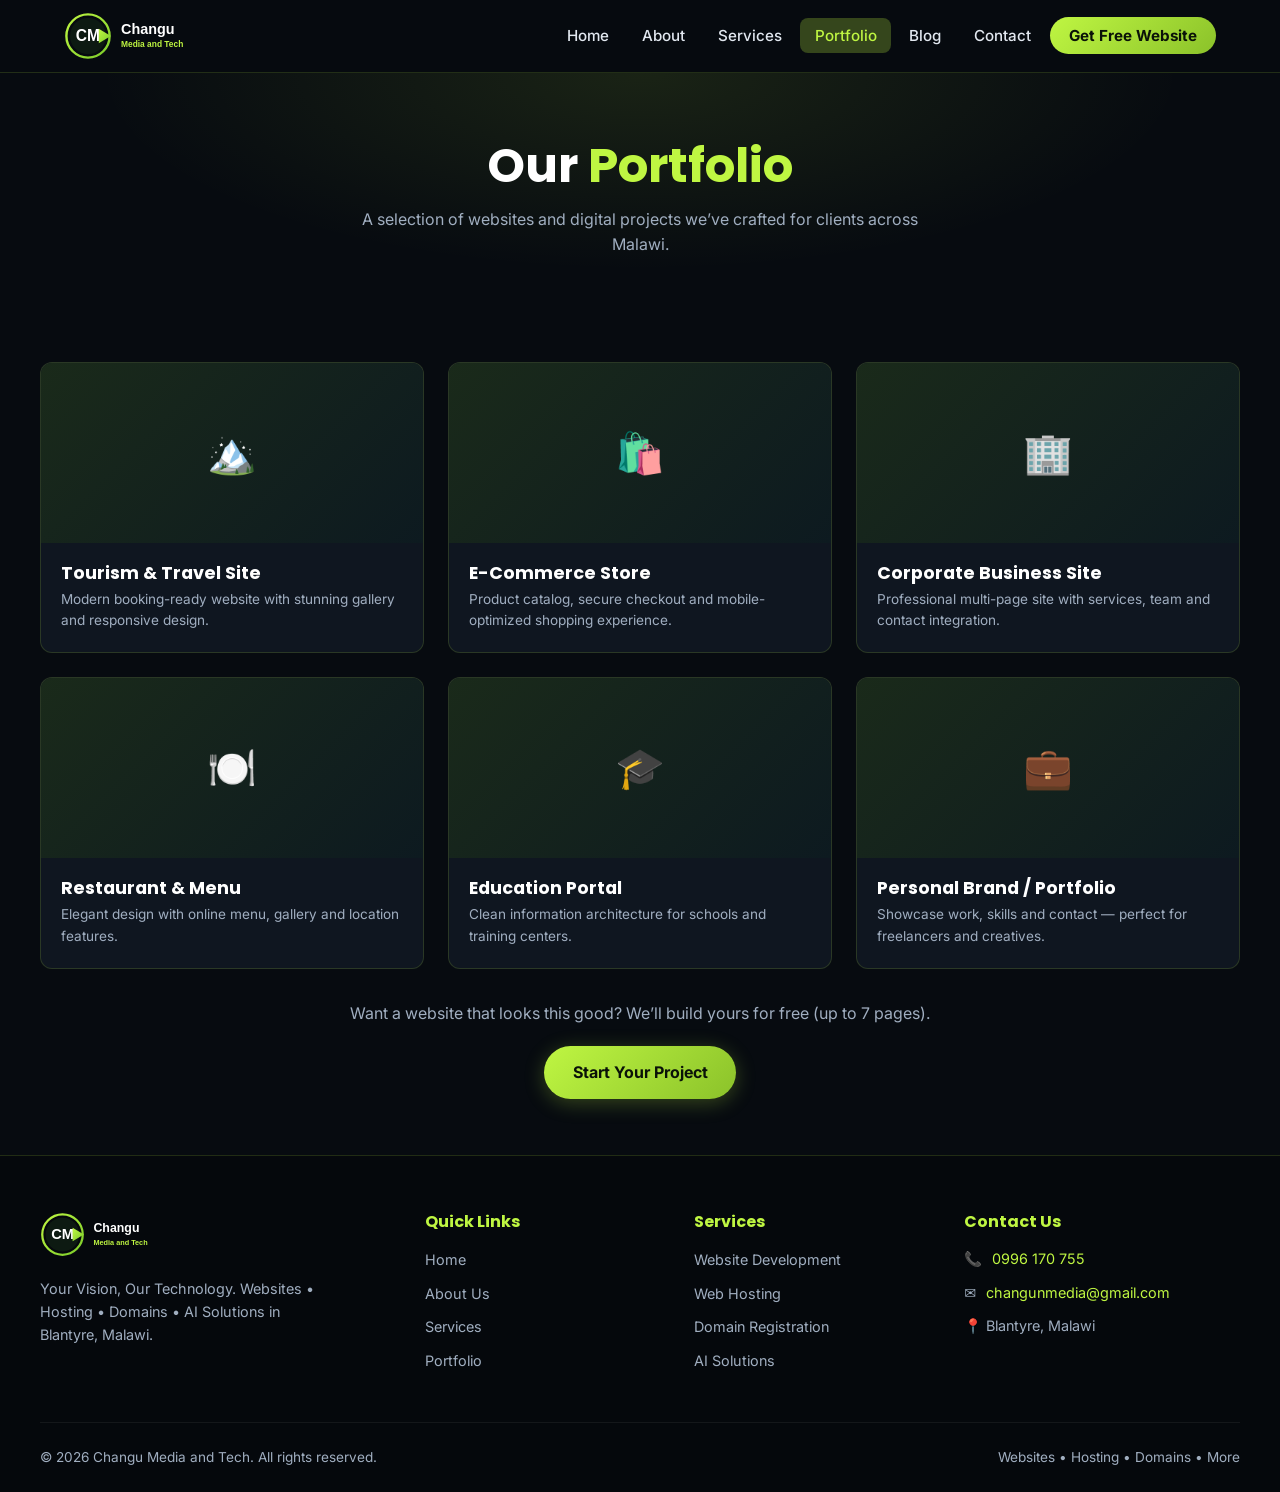
<file: portfolio.html>
<!DOCTYPE html>
<html lang="en">
<head>
  <meta charset="UTF-8">
  <meta name="viewport" content="width=device-width, initial-scale=1.0">
  <title>Portfolio & Gallery | Changu Media and Tech</title>
  <meta name="description" content="Explore our portfolio of websites, designs and digital projects by Changu Media and Tech.">
  <link rel="preconnect" href="https://fonts.googleapis.com">
  <link rel="preconnect" href="https://fonts.gstatic.com" crossorigin>
  <link href="https://fonts.googleapis.com/css2?family=Inter:wght@400;500;600;700&family=Poppins:wght@600;700;800&display=swap" rel="stylesheet">
  <link rel="stylesheet" href="styles.css">
  <link rel="icon" href="logo.svg" type="image/svg+xml">
</head>
<body>
  <header class="header">
    <div class="nav-container">
      <a href="index.html" class="logo-link" aria-label="Changu Media and Tech Home">
        <svg xmlns="http://www.w3.org/2000/svg" viewBox="0 0 320 80" width="200" height="50">
          <defs>
            <linearGradient id="g1" x1="0%" y1="0%" x2="100%" y2="100%">
              <stop offset="0%" style="stop-color:#BFF642"/>
              <stop offset="100%" style="stop-color:#7BCB2A"/>
            </linearGradient>
          </defs>
          <circle cx="40" cy="40" r="36" fill="none" stroke="url(#g1)" stroke-width="4"/>
          <circle cx="40" cy="40" r="30" fill="#0d1a12"/>
          <text x="40" y="48" font-family="Arial Black, Arial, sans-serif" font-size="26" font-weight="900" fill="white" text-anchor="middle">CM</text>
          <polygon points="58,28 58,52 78,40" fill="url(#g1)"/>
          <text x="95" y="36" font-family="Arial, sans-serif" font-size="24" font-weight="700" fill="white">Changu</text>
          <text x="95" y="58" font-family="Arial, sans-serif" font-size="14" font-weight="600" fill="#BFF642">Media and Tech</text>
        </svg>
      </a>
      <button class="menu-toggle" aria-label="Toggle menu" onclick="document.querySelector('.nav-links').classList.toggle('open')">☰</button>
      <ul class="nav-links">
        <li><a href="index.html">Home</a></li>
        <li><a href="about.html">About</a></li>
        <li><a href="services.html">Services</a></li>
        <li><a href="portfolio.html" class="active">Portfolio</a></li>
        <li><a href="blog.html">Blog</a></li>
        <li><a href="contact.html">Contact</a></li>
        <li><a href="contact.html" class="nav-cta">Get Free Website</a></li>
      </ul>
    </div>
  </header>

  <section class="page-hero">
    <div class="container">
      <h1>Our <span style="color:var(--primary)">Portfolio</span></h1>
      <p>A selection of websites and digital projects we’ve crafted for clients across Malawi.</p>
    </div>
  </section>

  <section class="content-section">
    <div class="container">
      <div class="portfolio-grid">
        <div class="portfolio-item">
          <div class="portfolio-thumb">🏔️</div>
          <div class="portfolio-info">
            <h3>Tourism & Travel Site</h3>
            <p>Modern booking-ready website with stunning gallery and responsive design.</p>
          </div>
        </div>
        <div class="portfolio-item">
          <div class="portfolio-thumb">🛍️</div>
          <div class="portfolio-info">
            <h3>E-Commerce Store</h3>
            <p>Product catalog, secure checkout and mobile-optimized shopping experience.</p>
          </div>
        </div>
        <div class="portfolio-item">
          <div class="portfolio-thumb">🏢</div>
          <div class="portfolio-info">
            <h3>Corporate Business Site</h3>
            <p>Professional multi-page site with services, team and contact integration.</p>
          </div>
        </div>
        <div class="portfolio-item">
          <div class="portfolio-thumb">🍽️</div>
          <div class="portfolio-info">
            <h3>Restaurant & Menu</h3>
            <p>Elegant design with online menu, gallery and location features.</p>
          </div>
        </div>
        <div class="portfolio-item">
          <div class="portfolio-thumb">🎓</div>
          <div class="portfolio-info">
            <h3>Education Portal</h3>
            <p>Clean information architecture for schools and training centers.</p>
          </div>
        </div>
        <div class="portfolio-item">
          <div class="portfolio-thumb">💼</div>
          <div class="portfolio-info">
            <h3>Personal Brand / Portfolio</h3>
            <p>Showcase work, skills and contact — perfect for freelancers and creatives.</p>
          </div>
        </div>
      </div>

      <div class="text-center mt-2">
        <p style="color:var(--text-muted);margin-bottom:1.25rem;">Want a website that looks this good? We’ll build yours for free (up to 7 pages).</p>
        <a href="contact.html" class="btn btn-primary">Start Your Project</a>
      </div>
    </div>
  </section>

  <footer class="footer">
    <div class="footer-grid">
      <div class="footer-brand">
        <svg xmlns="http://www.w3.org/2000/svg" viewBox="0 0 320 80" width="180" height="45">
          <defs>
            <linearGradient id="gf" x1="0%" y1="0%" x2="100%" y2="100%">
              <stop offset="0%" style="stop-color:#BFF642"/>
              <stop offset="100%" style="stop-color:#7BCB2A"/>
            </linearGradient>
          </defs>
          <circle cx="40" cy="40" r="36" fill="none" stroke="url(#gf)" stroke-width="4"/>
          <circle cx="40" cy="40" r="30" fill="#0d1a12"/>
          <text x="40" y="48" font-family="Arial Black, Arial, sans-serif" font-size="26" font-weight="900" fill="white" text-anchor="middle">CM</text>
          <polygon points="58,28 58,52 78,40" fill="url(#gf)"/>
          <text x="95" y="36" font-family="Arial, sans-serif" font-size="22" font-weight="700" fill="white">Changu</text>
          <text x="95" y="58" font-family="Arial, sans-serif" font-size="13" font-weight="600" fill="#BFF642">Media and Tech</text>
        </svg>
        <p>Your Vision, Our Technology. Websites • Hosting • Domains • AI Solutions in Blantyre, Malawi.</p>
      </div>
      <div>
        <h4>Quick Links</h4>
        <ul>
          <li><a href="index.html">Home</a></li>
          <li><a href="about.html">About Us</a></li>
          <li><a href="services.html">Services</a></li>
          <li><a href="portfolio.html">Portfolio</a></li>
        </ul>
      </div>
      <div>
        <h4>Services</h4>
        <ul>
          <li><a href="services.html">Website Development</a></li>
          <li><a href="services.html">Web Hosting</a></li>
          <li><a href="services.html">Domain Registration</a></li>
          <li><a href="services.html">AI Solutions</a></li>
        </ul>
      </div>
      <div class="footer-contact">
        <h4>Contact Us</h4>
        <p>📞 <a href="tel:+265996170755">0996 170 755</a></p>
        <p>✉️ <a href="mailto:changunmedia@gmail.com">changunmedia@gmail.com</a></p>
        <p>📍 Blantyre, Malawi</p>
      </div>
    </div>
    <div class="footer-bottom">
      <span>© 2026 Changu Media and Tech. All rights reserved.</span>
      <span>Websites • Hosting • Domains • More</span>
    </div>
  </footer>

  <script>
    document.querySelectorAll('.nav-links a').forEach(link => {
      link.addEventListener('click', () => {
        document.querySelector('.nav-links').classList.remove('open');
      });
    });
  </script>
</body>
</html>
</file>
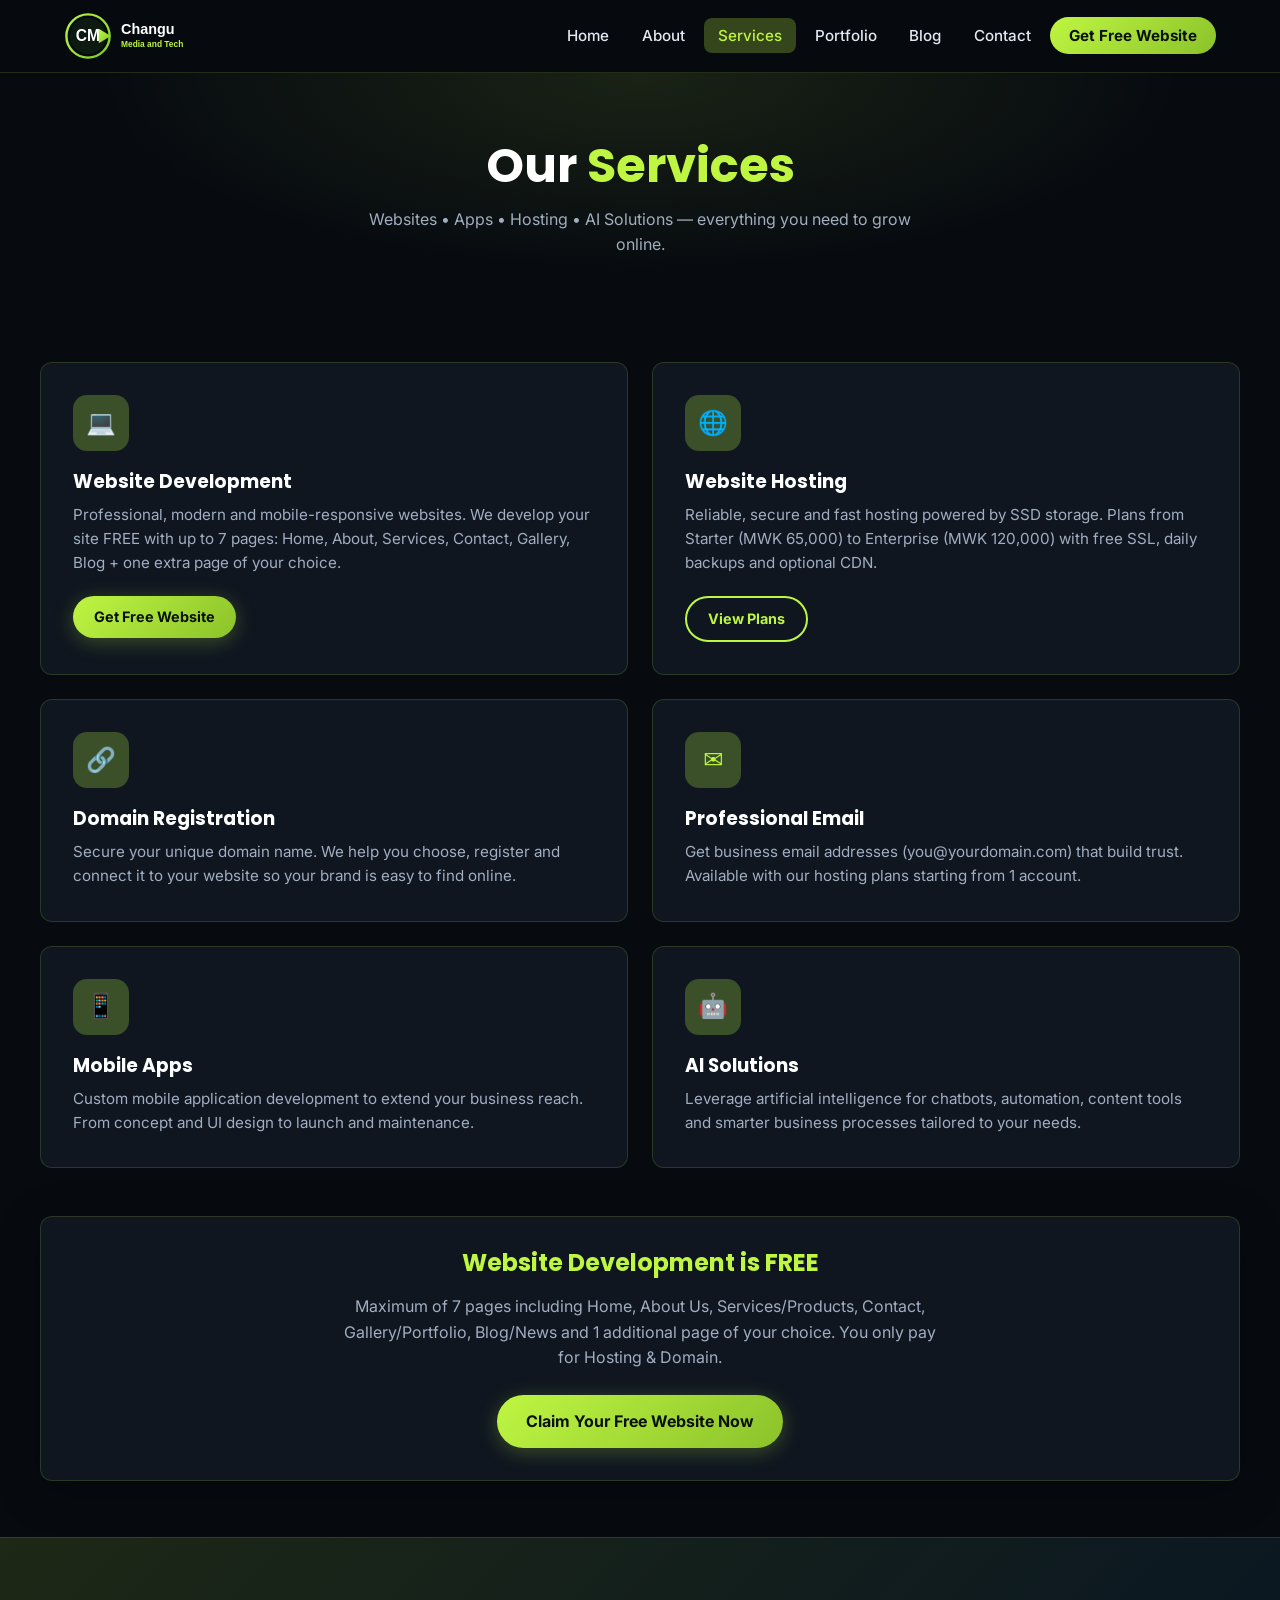
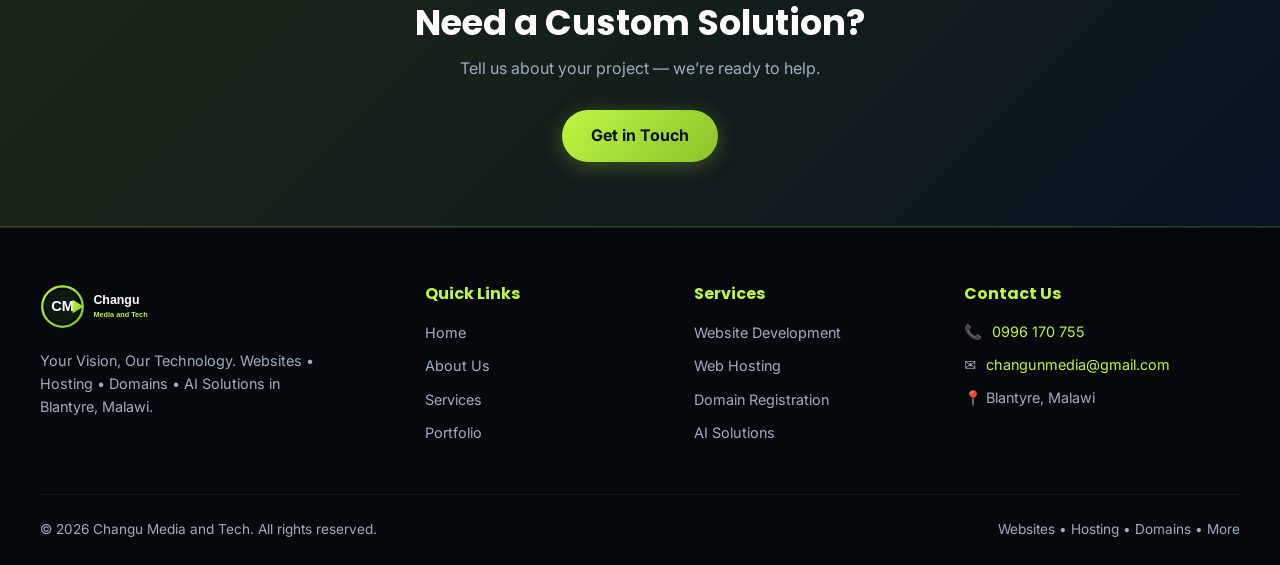
<file: services.html>
<!DOCTYPE html>
<html lang="en">
<head>
  <meta charset="UTF-8">
  <meta name="viewport" content="width=device-width, initial-scale=1.0">
  <title>Services | Changu Media and Tech</title>
  <meta name="description" content="Website development (free up to 7 pages), hosting, domains, apps and AI solutions by Changu Media and Tech, Blantyre, Malawi.">
  <link rel="preconnect" href="https://fonts.googleapis.com">
  <link rel="preconnect" href="https://fonts.gstatic.com" crossorigin>
  <link href="https://fonts.googleapis.com/css2?family=Inter:wght@400;500;600;700&family=Poppins:wght@600;700;800&display=swap" rel="stylesheet">
  <link rel="stylesheet" href="styles.css">
  <link rel="icon" href="logo.svg" type="image/svg+xml">
</head>
<body>
  <header class="header">
    <div class="nav-container">
      <a href="index.html" class="logo-link" aria-label="Changu Media and Tech Home">
        <svg xmlns="http://www.w3.org/2000/svg" viewBox="0 0 320 80" width="200" height="50">
          <defs>
            <linearGradient id="g1" x1="0%" y1="0%" x2="100%" y2="100%">
              <stop offset="0%" style="stop-color:#BFF642"/>
              <stop offset="100%" style="stop-color:#7BCB2A"/>
            </linearGradient>
          </defs>
          <circle cx="40" cy="40" r="36" fill="none" stroke="url(#g1)" stroke-width="4"/>
          <circle cx="40" cy="40" r="30" fill="#0d1a12"/>
          <text x="40" y="48" font-family="Arial Black, Arial, sans-serif" font-size="26" font-weight="900" fill="white" text-anchor="middle">CM</text>
          <polygon points="58,28 58,52 78,40" fill="url(#g1)"/>
          <text x="95" y="36" font-family="Arial, sans-serif" font-size="24" font-weight="700" fill="white">Changu</text>
          <text x="95" y="58" font-family="Arial, sans-serif" font-size="14" font-weight="600" fill="#BFF642">Media and Tech</text>
        </svg>
      </a>
      <button class="menu-toggle" aria-label="Toggle menu" onclick="document.querySelector('.nav-links').classList.toggle('open')">☰</button>
      <ul class="nav-links">
        <li><a href="index.html">Home</a></li>
        <li><a href="about.html">About</a></li>
        <li><a href="services.html" class="active">Services</a></li>
        <li><a href="portfolio.html">Portfolio</a></li>
        <li><a href="blog.html">Blog</a></li>
        <li><a href="contact.html">Contact</a></li>
        <li><a href="contact.html" class="nav-cta">Get Free Website</a></li>
      </ul>
    </div>
  </header>

  <section class="page-hero">
    <div class="container">
      <h1>Our <span style="color:var(--primary)">Services</span></h1>
      <p>Websites • Apps • Hosting • AI Solutions — everything you need to grow online.</p>
    </div>
  </section>

  <section class="content-section">
    <div class="container">
      <div class="services-grid">
        <div class="service-card">
          <div class="icon">💻</div>
          <h3>Website Development</h3>
          <p>Professional, modern and mobile-responsive websites. We develop your site FREE with up to 7 pages: Home, About, Services, Contact, Gallery, Blog + one extra page of your choice.</p>
          <a href="contact.html" class="btn btn-primary" style="margin-top:1.25rem;padding:0.6rem 1.3rem;font-size:0.9rem;">Get Free Website</a>
        </div>
        <div class="service-card">
          <div class="icon">🌐</div>
          <h3>Website Hosting</h3>
          <p>Reliable, secure and fast hosting powered by SSD storage. Plans from Starter (MWK 65,000) to Enterprise (MWK 120,000) with free SSL, daily backups and optional CDN.</p>
          <a href="index.html#pricing" class="btn btn-outline" style="margin-top:1.25rem;padding:0.6rem 1.3rem;font-size:0.9rem;">View Plans</a>
        </div>
        <div class="service-card">
          <div class="icon">🔗</div>
          <h3>Domain Registration</h3>
          <p>Secure your unique domain name. We help you choose, register and connect it to your website so your brand is easy to find online.</p>
        </div>
        <div class="service-card">
          <div class="icon">✉️</div>
          <h3>Professional Email</h3>
          <p>Get business email addresses (you@yourdomain.com) that build trust. Available with our hosting plans starting from 1 account.</p>
        </div>
        <div class="service-card">
          <div class="icon">📱</div>
          <h3>Mobile Apps</h3>
          <p>Custom mobile application development to extend your business reach. From concept and UI design to launch and maintenance.</p>
        </div>
        <div class="service-card">
          <div class="icon">🤖</div>
          <h3>AI Solutions</h3>
          <p>Leverage artificial intelligence for chatbots, automation, content tools and smarter business processes tailored to your needs.</p>
        </div>
      </div>

      <!-- Free offer reminder -->
      <div class="offer-card" style="margin-top:3rem;text-align:center;">
        <h3 style="color:var(--primary);font-size:1.5rem;">Website Development is FREE</h3>
        <p style="color:var(--text-muted);max-width:600px;margin:0.75rem auto 1.5rem;">Maximum of 7 pages including Home, About Us, Services/Products, Contact, Gallery/Portfolio, Blog/News and 1 additional page of your choice. You only pay for Hosting & Domain.</p>
        <a href="contact.html" class="btn btn-primary">Claim Your Free Website Now</a>
      </div>
    </div>
  </section>

  <section class="cta-banner">
    <div class="container">
      <h2>Need a Custom Solution?</h2>
      <p>Tell us about your project — we’re ready to help.</p>
      <a href="contact.html" class="btn btn-primary">Get in Touch</a>
    </div>
  </section>

  <footer class="footer">
    <div class="footer-grid">
      <div class="footer-brand">
        <svg xmlns="http://www.w3.org/2000/svg" viewBox="0 0 320 80" width="180" height="45">
          <defs>
            <linearGradient id="gf" x1="0%" y1="0%" x2="100%" y2="100%">
              <stop offset="0%" style="stop-color:#BFF642"/>
              <stop offset="100%" style="stop-color:#7BCB2A"/>
            </linearGradient>
          </defs>
          <circle cx="40" cy="40" r="36" fill="none" stroke="url(#gf)" stroke-width="4"/>
          <circle cx="40" cy="40" r="30" fill="#0d1a12"/>
          <text x="40" y="48" font-family="Arial Black, Arial, sans-serif" font-size="26" font-weight="900" fill="white" text-anchor="middle">CM</text>
          <polygon points="58,28 58,52 78,40" fill="url(#gf)"/>
          <text x="95" y="36" font-family="Arial, sans-serif" font-size="22" font-weight="700" fill="white">Changu</text>
          <text x="95" y="58" font-family="Arial, sans-serif" font-size="13" font-weight="600" fill="#BFF642">Media and Tech</text>
        </svg>
        <p>Your Vision, Our Technology. Websites • Hosting • Domains • AI Solutions in Blantyre, Malawi.</p>
      </div>
      <div>
        <h4>Quick Links</h4>
        <ul>
          <li><a href="index.html">Home</a></li>
          <li><a href="about.html">About Us</a></li>
          <li><a href="services.html">Services</a></li>
          <li><a href="portfolio.html">Portfolio</a></li>
        </ul>
      </div>
      <div>
        <h4>Services</h4>
        <ul>
          <li><a href="services.html">Website Development</a></li>
          <li><a href="services.html">Web Hosting</a></li>
          <li><a href="services.html">Domain Registration</a></li>
          <li><a href="services.html">AI Solutions</a></li>
        </ul>
      </div>
      <div class="footer-contact">
        <h4>Contact Us</h4>
        <p>📞 <a href="tel:+265996170755">0996 170 755</a></p>
        <p>✉️ <a href="mailto:changunmedia@gmail.com">changunmedia@gmail.com</a></p>
        <p>📍 Blantyre, Malawi</p>
      </div>
    </div>
    <div class="footer-bottom">
      <span>© 2026 Changu Media and Tech. All rights reserved.</span>
      <span>Websites • Hosting • Domains • More</span>
    </div>
  </footer>

  <script>
    document.querySelectorAll('.nav-links a').forEach(link => {
      link.addEventListener('click', () => {
        document.querySelector('.nav-links').classList.remove('open');
      });
    });
  </script>
</body>
</html>
</file>
<file: styles.css>
/* Changu Media and Tech - Website Styles
   Based on flyer colors: dark navy/black, lime green accents */

:root {
  --bg-dark: #070b10;
  --bg-card: #0f1620;
  --bg-section: #0a1018;
  --primary: #bff642;
  --primary-dark: #8bc22a;
  --primary-glow: rgba(191, 246, 66, 0.25);
  --secondary: #1a8cff;
  --text: #ffffff;
  --text-muted: #a0aec0;
  --text-light: #e2e8f0;
  --border: rgba(191, 246, 66, 0.15);
  --success: #22c55e;
  --radius: 12px;
  --shadow: 0 10px 40px rgba(0, 0, 0, 0.4);
  --font-main: 'Inter', 'Segoe UI', system-ui, -apple-system, sans-serif;
  --font-display: 'Poppins', 'Inter', sans-serif;
}

* {
  margin: 0;
  padding: 0;
  box-sizing: border-box;
}

html {
  scroll-behavior: smooth;
}

body {
  font-family: var(--font-main);
  background: var(--bg-dark);
  color: var(--text);
  line-height: 1.6;
  min-height: 100vh;
  overflow-x: hidden;
}

/* Typography */
h1, h2, h3, h4 {
  font-family: var(--font-display);
  font-weight: 700;
  line-height: 1.2;
}

a {
  color: var(--primary);
  text-decoration: none;
  transition: color 0.2s ease;
}

a:hover {
  color: #d4ff6a;
}

img {
  max-width: 100%;
  height: auto;
}

/* Header / Nav */
.header {
  position: sticky;
  top: 0;
  z-index: 1000;
  background: rgba(7, 11, 16, 0.92);
  backdrop-filter: blur(12px);
  border-bottom: 1px solid var(--border);
  padding: 0.75rem 0;
}

.nav-container {
  max-width: 1200px;
  margin: 0 auto;
  padding: 0 1.5rem;
  display: flex;
  align-items: center;
  justify-content: space-between;
  gap: 1rem;
}

.logo-link {
  display: flex;
  align-items: center;
  gap: 0.5rem;
}

.logo-link svg, .logo-link img {
  height: 48px;
  width: auto;
}

.nav-links {
  display: flex;
  align-items: center;
  gap: 0.25rem;
  list-style: none;
}

.nav-links a {
  color: var(--text-light);
  font-weight: 500;
  font-size: 0.95rem;
  padding: 0.5rem 0.9rem;
  border-radius: 8px;
  transition: all 0.2s ease;
}

.nav-links a:hover,
.nav-links a.active {
  color: var(--primary);
  background: var(--primary-glow);
}

.nav-cta {
  background: linear-gradient(135deg, var(--primary), var(--primary-dark));
  color: #0a1208 !important;
  font-weight: 700 !important;
  padding: 0.55rem 1.2rem !important;
  border-radius: 50px !important;
}

.nav-cta:hover {
  filter: brightness(1.1);
  transform: translateY(-1px);
}

.menu-toggle {
  display: none;
  background: none;
  border: none;
  color: var(--text);
  font-size: 1.5rem;
  cursor: pointer;
  padding: 0.4rem;
}

/* Hero */
.hero {
  position: relative;
  padding: 5rem 1.5rem 4rem;
  background: 
    radial-gradient(ellipse at 20% 30%, rgba(191, 246, 66, 0.08) 0%, transparent 50%),
    radial-gradient(ellipse at 80% 20%, rgba(26, 140, 255, 0.06) 0%, transparent 40%),
    var(--bg-dark);
  overflow: hidden;
}

.hero-content {
  max-width: 1200px;
  margin: 0 auto;
  display: grid;
  grid-template-columns: 1fr 1fr;
  gap: 3rem;
  align-items: center;
}

.hero-text h1 {
  font-size: clamp(2.4rem, 5vw, 3.6rem);
  margin-bottom: 1rem;
}

.hero-text h1 .highlight {
  color: var(--primary);
  display: block;
}

.hero-text .tagline {
  font-size: 1.15rem;
  color: var(--text-muted);
  margin-bottom: 1.5rem;
  max-width: 480px;
}

.hero-badges {
  display: flex;
  flex-wrap: wrap;
  gap: 0.6rem;
  margin-bottom: 2rem;
}

.badge {
  background: rgba(191, 246, 66, 0.12);
  border: 1px solid var(--border);
  color: var(--primary);
  font-size: 0.8rem;
  font-weight: 600;
  padding: 0.35rem 0.85rem;
  border-radius: 50px;
}

.btn {
  display: inline-flex;
  align-items: center;
  gap: 0.5rem;
  font-weight: 700;
  font-size: 1rem;
  padding: 0.85rem 1.8rem;
  border-radius: 50px;
  border: none;
  cursor: pointer;
  transition: all 0.25s ease;
  text-decoration: none;
}

.btn-primary {
  background: linear-gradient(135deg, var(--primary), var(--primary-dark));
  color: #0a1208;
  box-shadow: 0 4px 20px var(--primary-glow);
}

.btn-primary:hover {
  transform: translateY(-2px);
  box-shadow: 0 8px 30px var(--primary-glow);
  color: #0a1208;
}

.btn-outline {
  background: transparent;
  color: var(--primary);
  border: 2px solid var(--primary);
}

.btn-outline:hover {
  background: var(--primary-glow);
  color: var(--primary);
}

.hero-visual {
  position: relative;
  display: flex;
  justify-content: center;
  align-items: center;
}

.hero-devices {
  position: relative;
  width: 100%;
  max-width: 520px;
}

.device-laptop {
  background: linear-gradient(145deg, #1a2332, #0d1520);
  border-radius: 12px 12px 4px 4px;
  padding: 12px 12px 20px;
  box-shadow: var(--shadow);
  border: 1px solid rgba(255,255,255,0.08);
}

.device-laptop .screen {
  background: linear-gradient(180deg, #0a1628 0%, #12253a 100%);
  border-radius: 6px;
  aspect-ratio: 16/10;
  display: flex;
  flex-direction: column;
  align-items: center;
  justify-content: center;
  padding: 1.5rem;
  text-align: center;
  position: relative;
  overflow: hidden;
}

.device-laptop .screen::before {
  content: '';
  position: absolute;
  inset: 0;
  background: url('data:image/svg+xml,<svg xmlns="http://www.w3.org/2000/svg" viewBox="0 0 100 100"><defs><linearGradient id="g" x1="0" y1="0" x2="1" y2="1"><stop stop-color="%231a3a2a"/><stop offset="1" stop-color="%230a1a12"/></linearGradient></defs><rect fill="url(%23g)" width="100" height="100"/></svg>');
  opacity: 0.6;
}

.screen-content {
  position: relative;
  z-index: 1;
}

.screen-content h3 {
  font-size: 1.3rem;
  margin-bottom: 0.4rem;
}

.screen-content p {
  font-size: 0.85rem;
  color: var(--text-muted);
  margin-bottom: 1rem;
}

.device-phone {
  position: absolute;
  right: -20px;
  bottom: -30px;
  width: 120px;
  background: #111;
  border-radius: 18px;
  padding: 8px;
  box-shadow: var(--shadow);
  border: 2px solid #222;
}

.device-phone .screen {
  background: linear-gradient(180deg, #0a1628, #12253a);
  border-radius: 12px;
  aspect-ratio: 9/16;
  display: flex;
  flex-direction: column;
  align-items: center;
  justify-content: center;
  padding: 0.8rem;
  text-align: center;
  font-size: 0.65rem;
}

/* Free offer section */
.offer-section {
  padding: 4rem 1.5rem;
  background: var(--bg-section);
}

.container {
  max-width: 1200px;
  margin: 0 auto;
}

.section-header {
  text-align: center;
  margin-bottom: 3rem;
}

.section-header h2 {
  font-size: clamp(1.8rem, 4vw, 2.5rem);
  margin-bottom: 0.75rem;
}

.section-header h2 span {
  color: var(--primary);
}

.section-header p {
  color: var(--text-muted);
  max-width: 600px;
  margin: 0 auto;
}

.offer-grid {
  display: grid;
  grid-template-columns: 1.2fr 1fr;
  gap: 2.5rem;
  align-items: start;
}

.offer-card {
  background: var(--bg-card);
  border: 1px solid var(--border);
  border-radius: var(--radius);
  padding: 2rem;
  box-shadow: var(--shadow);
}

.offer-card h3 {
  font-size: 1.5rem;
  margin-bottom: 1rem;
  color: var(--primary);
}

.offer-list {
  list-style: none;
  display: grid;
  grid-template-columns: 1fr 1fr;
  gap: 0.75rem;
  margin: 1.5rem 0;
}

.offer-list li {
  display: flex;
  align-items: center;
  gap: 0.6rem;
  font-size: 0.95rem;
}

.offer-list li::before {
  content: '✓';
  display: inline-flex;
  align-items: center;
  justify-content: center;
  width: 22px;
  height: 22px;
  background: var(--primary);
  color: #0a1208;
  border-radius: 50%;
  font-size: 0.75rem;
  font-weight: 900;
  flex-shrink: 0;
}

.features-row {
  display: grid;
  grid-template-columns: repeat(4, 1fr);
  gap: 1.25rem;
  margin-top: 3rem;
}

.feature-box {
  background: var(--bg-card);
  border: 1px solid var(--border);
  border-radius: var(--radius);
  padding: 1.5rem 1.25rem;
  text-align: center;
  transition: transform 0.25s ease, border-color 0.25s;
}

.feature-box:hover {
  transform: translateY(-4px);
  border-color: var(--primary);
}

.feature-icon {
  width: 52px;
  height: 52px;
  margin: 0 auto 1rem;
  background: var(--primary-glow);
  border-radius: 50%;
  display: flex;
  align-items: center;
  justify-content: center;
  font-size: 1.4rem;
  color: var(--primary);
}

.feature-box h4 {
  font-size: 1.05rem;
  margin-bottom: 0.4rem;
}

.feature-box p {
  font-size: 0.85rem;
  color: var(--text-muted);
}

/* Pricing */
.pricing-section {
  padding: 4.5rem 1.5rem;
  background: var(--bg-dark);
}

.pricing-note {
  text-align: center;
  margin-bottom: 2.5rem;
  background: rgba(191, 246, 66, 0.1);
  border: 1px solid var(--border);
  border-radius: 50px;
  display: inline-flex;
  align-items: center;
  gap: 0.5rem;
  padding: 0.6rem 1.5rem;
  margin-left: auto;
  margin-right: auto;
  color: var(--primary);
  font-weight: 600;
}

.pricing-grid {
  display: grid;
  grid-template-columns: repeat(4, 1fr);
  gap: 1.25rem;
}

.price-card {
  background: var(--bg-card);
  border: 1px solid var(--border);
  border-radius: var(--radius);
  padding: 1.75rem 1.4rem;
  display: flex;
  flex-direction: column;
  transition: transform 0.25s, box-shadow 0.25s;
  position: relative;
  overflow: hidden;
}

.price-card:hover {
  transform: translateY(-6px);
  box-shadow: 0 15px 40px rgba(0,0,0,0.35);
}

.price-card.featured {
  border-color: var(--primary);
  box-shadow: 0 0 0 1px var(--primary), 0 10px 30px var(--primary-glow);
}

.price-card .plan-badge {
  position: absolute;
  top: 12px;
  right: 12px;
  background: var(--primary);
  color: #0a1208;
  font-size: 0.7rem;
  font-weight: 700;
  padding: 0.25rem 0.6rem;
  border-radius: 50px;
}

.plan-header {
  margin-bottom: 1.25rem;
}

.plan-icon {
  width: 42px;
  height: 42px;
  border-radius: 10px;
  display: flex;
  align-items: center;
  justify-content: center;
  font-size: 1.2rem;
  margin-bottom: 0.75rem;
}

.plan-icon.starter { background: linear-gradient(135deg, #3b82f6, #1d4ed8); }
.plan-icon.business { background: linear-gradient(135deg, #22c55e, #15803d); }
.plan-icon.professional { background: linear-gradient(135deg, #a855f7, #7e22ce); }
.plan-icon.enterprise { background: linear-gradient(135deg, #0ea5e9, #0369a1); }

.plan-header h3 {
  font-size: 1.25rem;
  margin-bottom: 0.25rem;
}

.plan-header .desc {
  font-size: 0.8rem;
  color: var(--text-muted);
}

.price {
  font-size: 1.7rem;
  font-weight: 800;
  color: var(--primary);
  margin: 0.75rem 0 0.25rem;
}

.price span {
  font-size: 0.85rem;
  font-weight: 500;
  color: var(--text-muted);
}

.plan-features {
  list-style: none;
  margin: 1.25rem 0 1.5rem;
  flex-grow: 1;
}

.plan-features li {
  display: flex;
  align-items: flex-start;
  gap: 0.5rem;
  font-size: 0.88rem;
  padding: 0.35rem 0;
  color: var(--text-light);
}

.plan-features li::before {
  content: '✓';
  color: var(--primary);
  font-weight: 700;
  flex-shrink: 0;
}

.price-card .btn {
  width: 100%;
  justify-content: center;
  padding: 0.7rem;
  font-size: 0.95rem;
}

/* CTA Banner */
.cta-banner {
  padding: 4rem 1.5rem;
  background: linear-gradient(135deg, rgba(191,246,66,0.12) 0%, rgba(26,140,255,0.08) 100%);
  border-top: 1px solid var(--border);
  border-bottom: 1px solid var(--border);
  text-align: center;
}

.cta-banner h2 {
  font-size: clamp(1.6rem, 3.5vw, 2.2rem);
  margin-bottom: 0.75rem;
}

.cta-banner p {
  color: var(--text-muted);
  margin-bottom: 1.75rem;
  max-width: 500px;
  margin-left: auto;
  margin-right: auto;
}

/* Footer */
.footer {
  background: #05080c;
  border-top: 1px solid var(--border);
  padding: 3.5rem 1.5rem 1.5rem;
}

.footer-grid {
  max-width: 1200px;
  margin: 0 auto;
  display: grid;
  grid-template-columns: 1.5fr 1fr 1fr 1.2fr;
  gap: 2.5rem;
  margin-bottom: 2.5rem;
}

.footer-brand p {
  color: var(--text-muted);
  font-size: 0.9rem;
  margin-top: 0.75rem;
  max-width: 280px;
}

.footer h4 {
  font-size: 1rem;
  margin-bottom: 1rem;
  color: var(--primary);
}

.footer ul {
  list-style: none;
}

.footer ul li {
  margin-bottom: 0.5rem;
}

.footer ul a {
  color: var(--text-muted);
  font-size: 0.9rem;
}

.footer ul a:hover {
  color: var(--primary);
}

.footer-contact p {
  display: flex;
  align-items: flex-start;
  gap: 0.6rem;
  color: var(--text-muted);
  font-size: 0.9rem;
  margin-bottom: 0.65rem;
}

.footer-bottom {
  max-width: 1200px;
  margin: 0 auto;
  padding-top: 1.5rem;
  border-top: 1px solid rgba(255,255,255,0.06);
  display: flex;
  justify-content: space-between;
  align-items: center;
  flex-wrap: wrap;
  gap: 1rem;
  font-size: 0.85rem;
  color: var(--text-muted);
}

/* Page specific */
.page-hero {
  padding: 4rem 1.5rem 3rem;
  background: 
    radial-gradient(ellipse at 50% 0%, rgba(191, 246, 66, 0.1) 0%, transparent 60%),
    var(--bg-dark);
  text-align: center;
}

.page-hero h1 {
  font-size: clamp(2rem, 4.5vw, 3rem);
  margin-bottom: 0.75rem;
}

.page-hero p {
  color: var(--text-muted);
  max-width: 560px;
  margin: 0 auto;
}

.content-section {
  padding: 3.5rem 1.5rem;
}

/* About */
.about-grid {
  display: grid;
  grid-template-columns: 1fr 1fr;
  gap: 3rem;
  align-items: center;
}

.about-text h2 {
  font-size: 1.8rem;
  margin-bottom: 1rem;
}

.about-text p {
  color: var(--text-muted);
  margin-bottom: 1rem;
}

.values-grid {
  display: grid;
  grid-template-columns: repeat(3, 1fr);
  gap: 1.5rem;
  margin-top: 3rem;
}

.value-card {
  background: var(--bg-card);
  border: 1px solid var(--border);
  border-radius: var(--radius);
  padding: 1.75rem;
  text-align: center;
}

.value-card .icon {
  font-size: 2rem;
  margin-bottom: 0.75rem;
}

/* Services */
.services-grid {
  display: grid;
  grid-template-columns: repeat(2, 1fr);
  gap: 1.5rem;
}

.service-card {
  background: var(--bg-card);
  border: 1px solid var(--border);
  border-radius: var(--radius);
  padding: 2rem;
  transition: all 0.25s;
}

.service-card:hover {
  border-color: var(--primary);
  transform: translateY(-3px);
}

.service-card .icon {
  width: 56px;
  height: 56px;
  background: var(--primary-glow);
  border-radius: 14px;
  display: flex;
  align-items: center;
  justify-content: center;
  font-size: 1.5rem;
  margin-bottom: 1.25rem;
  color: var(--primary);
}

.service-card h3 {
  margin-bottom: 0.6rem;
}

.service-card p {
  color: var(--text-muted);
  font-size: 0.95rem;
}

/* Portfolio */
.portfolio-grid {
  display: grid;
  grid-template-columns: repeat(3, 1fr);
  gap: 1.5rem;
}

.portfolio-item {
  background: var(--bg-card);
  border: 1px solid var(--border);
  border-radius: var(--radius);
  overflow: hidden;
  transition: transform 0.25s;
}

.portfolio-item:hover {
  transform: translateY(-5px);
}

.portfolio-thumb {
  height: 180px;
  background: linear-gradient(135deg, #1a2a1a, #0d1a20);
  display: flex;
  align-items: center;
  justify-content: center;
  font-size: 2.5rem;
  color: var(--primary);
}

.portfolio-info {
  padding: 1.25rem;
}

.portfolio-info h3 {
  font-size: 1.1rem;
  margin-bottom: 0.3rem;
}

.portfolio-info p {
  font-size: 0.85rem;
  color: var(--text-muted);
}

/* Blog */
.blog-grid {
  display: grid;
  grid-template-columns: repeat(3, 1fr);
  gap: 1.5rem;
}

.blog-card {
  background: var(--bg-card);
  border: 1px solid var(--border);
  border-radius: var(--radius);
  overflow: hidden;
  transition: transform 0.25s;
}

.blog-card:hover {
  transform: translateY(-4px);
}

.blog-thumb {
  height: 160px;
  background: linear-gradient(135deg, #12201a, #0a1520);
  display: flex;
  align-items: center;
  justify-content: center;
  color: var(--primary);
  font-size: 2rem;
}

.blog-body {
  padding: 1.4rem;
}

.blog-meta {
  font-size: 0.8rem;
  color: var(--text-muted);
  margin-bottom: 0.5rem;
}

.blog-body h3 {
  font-size: 1.15rem;
  margin-bottom: 0.5rem;
}

.blog-body p {
  font-size: 0.9rem;
  color: var(--text-muted);
}

/* Contact */
.contact-grid {
  display: grid;
  grid-template-columns: 1fr 1.2fr;
  gap: 2.5rem;
}

.contact-info-card {
  background: var(--bg-card);
  border: 1px solid var(--border);
  border-radius: var(--radius);
  padding: 2rem;
}

.contact-item {
  display: flex;
  gap: 1rem;
  margin-bottom: 1.5rem;
}

.contact-item .icon {
  width: 44px;
  height: 44px;
  background: var(--primary-glow);
  border-radius: 10px;
  display: flex;
  align-items: center;
  justify-content: center;
  color: var(--primary);
  font-size: 1.2rem;
  flex-shrink: 0;
}

.contact-item h4 {
  font-size: 0.95rem;
  margin-bottom: 0.2rem;
}

.contact-item p, .contact-item a {
  color: var(--text-muted);
  font-size: 0.95rem;
}

.contact-form {
  background: var(--bg-card);
  border: 1px solid var(--border);
  border-radius: var(--radius);
  padding: 2rem;
}

.form-group {
  margin-bottom: 1.25rem;
}

.form-group label {
  display: block;
  font-size: 0.9rem;
  font-weight: 500;
  margin-bottom: 0.4rem;
  color: var(--text-light);
}

.form-group input,
.form-group textarea,
.form-group select {
  width: 100%;
  background: var(--bg-dark);
  border: 1px solid rgba(255,255,255,0.1);
  border-radius: 8px;
  padding: 0.75rem 1rem;
  color: var(--text);
  font-family: inherit;
  font-size: 0.95rem;
  transition: border-color 0.2s;
}

.form-group input:focus,
.form-group textarea:focus,
.form-group select:focus {
  outline: none;
  border-color: var(--primary);
}

.form-group textarea {
  min-height: 130px;
  resize: vertical;
}

.form-row {
  display: grid;
  grid-template-columns: 1fr 1fr;
  gap: 1rem;
}

/* Responsive */
@media (max-width: 1024px) {
  .pricing-grid {
    grid-template-columns: repeat(2, 1fr);
  }
  .features-row {
    grid-template-columns: repeat(2, 1fr);
  }
  .portfolio-grid,
  .blog-grid {
    grid-template-columns: repeat(2, 1fr);
  }
  .footer-grid {
    grid-template-columns: 1fr 1fr;
  }
}

@media (max-width: 768px) {
  .menu-toggle {
    display: block;
  }
  .nav-links {
    display: none;
    position: absolute;
    top: 100%;
    left: 0;
    right: 0;
    background: var(--bg-dark);
    flex-direction: column;
    padding: 1rem;
    border-bottom: 1px solid var(--border);
  }
  .nav-links.open {
    display: flex;
  }
  .hero-content,
  .offer-grid,
  .about-grid,
  .contact-grid {
    grid-template-columns: 1fr;
  }
  .hero-visual {
    order: -1;
  }
  .pricing-grid,
  .features-row,
  .services-grid,
  .portfolio-grid,
  .blog-grid,
  .values-grid {
    grid-template-columns: 1fr;
  }
  .offer-list {
    grid-template-columns: 1fr;
  }
  .form-row {
    grid-template-columns: 1fr;
  }
  .footer-grid {
    grid-template-columns: 1fr;
  }
  .device-phone {
    width: 90px;
    right: 0;
  }
}

/* Utility */
.text-center { text-align: center; }
.mt-2 { margin-top: 2rem; }
.mb-2 { margin-bottom: 2rem; }
.flex-center {
  display: flex;
  justify-content: center;
  gap: 1rem;
  flex-wrap: wrap;
}
</file>
